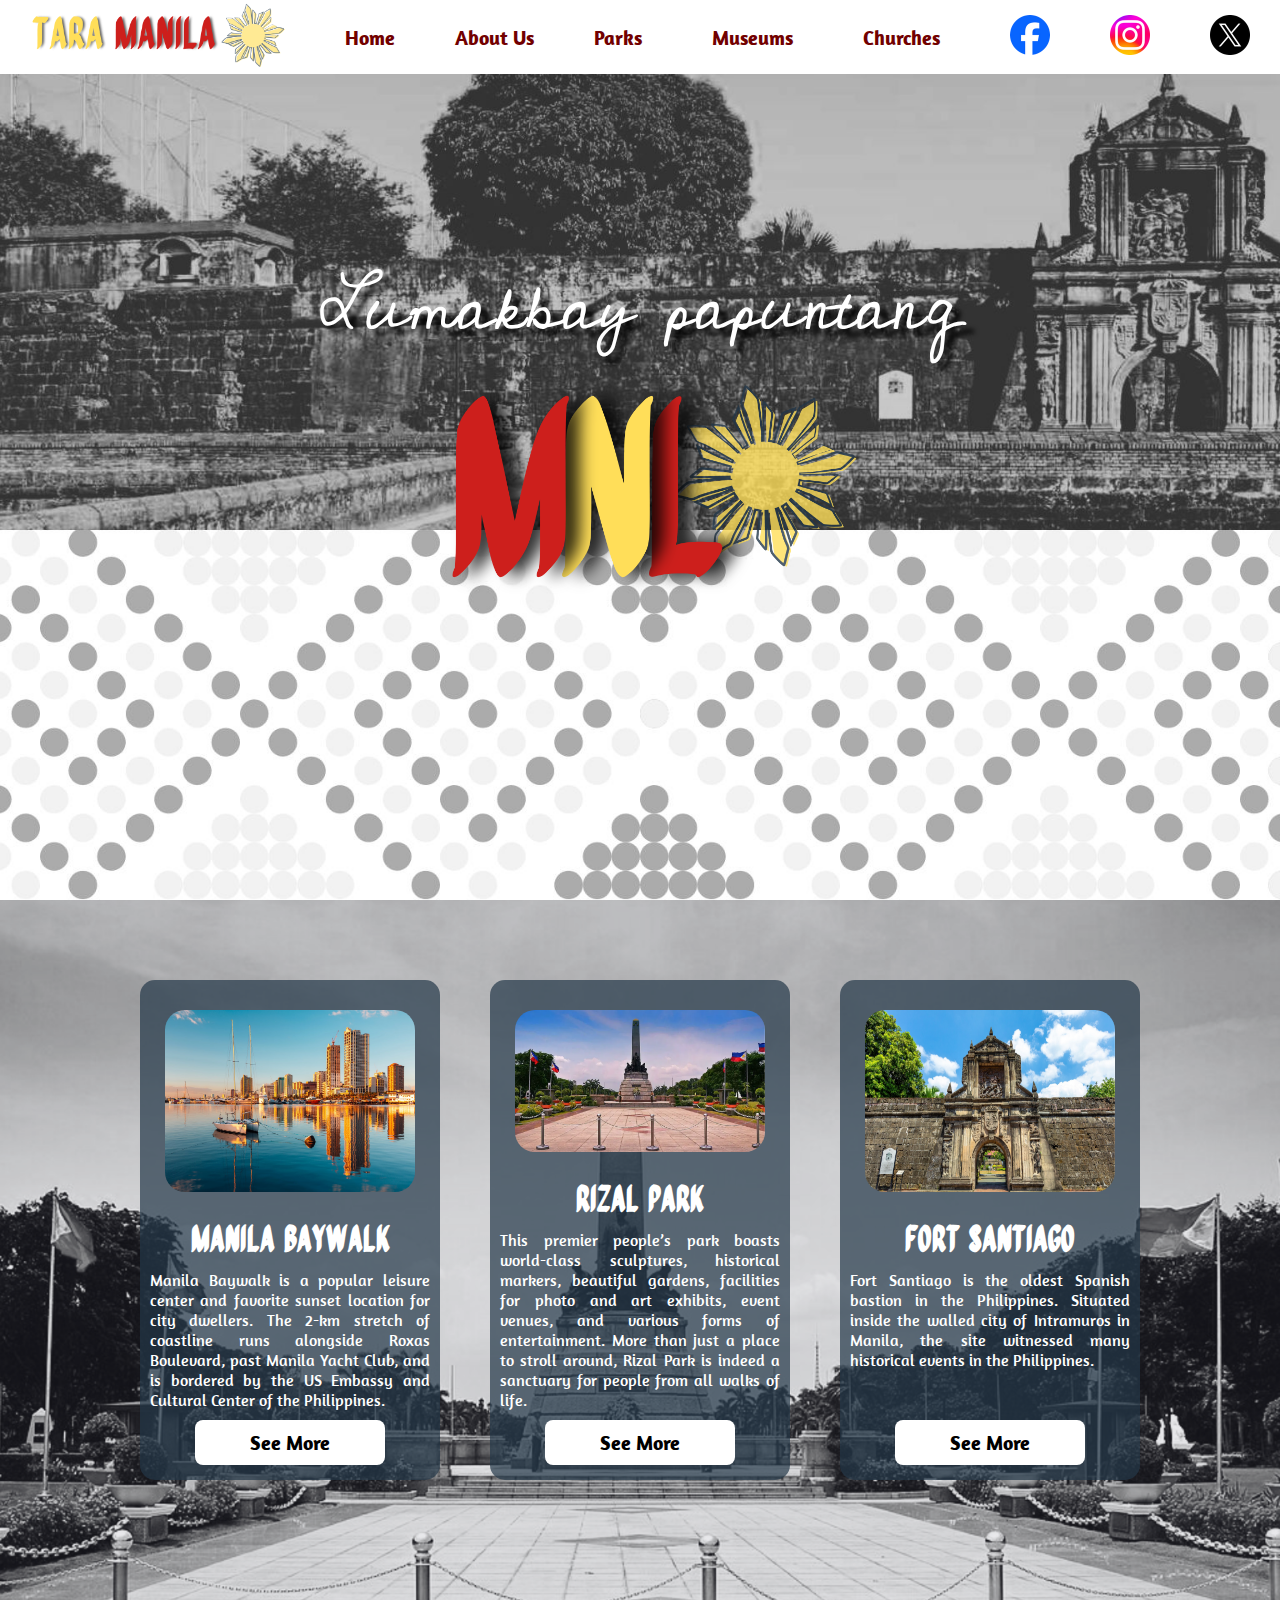
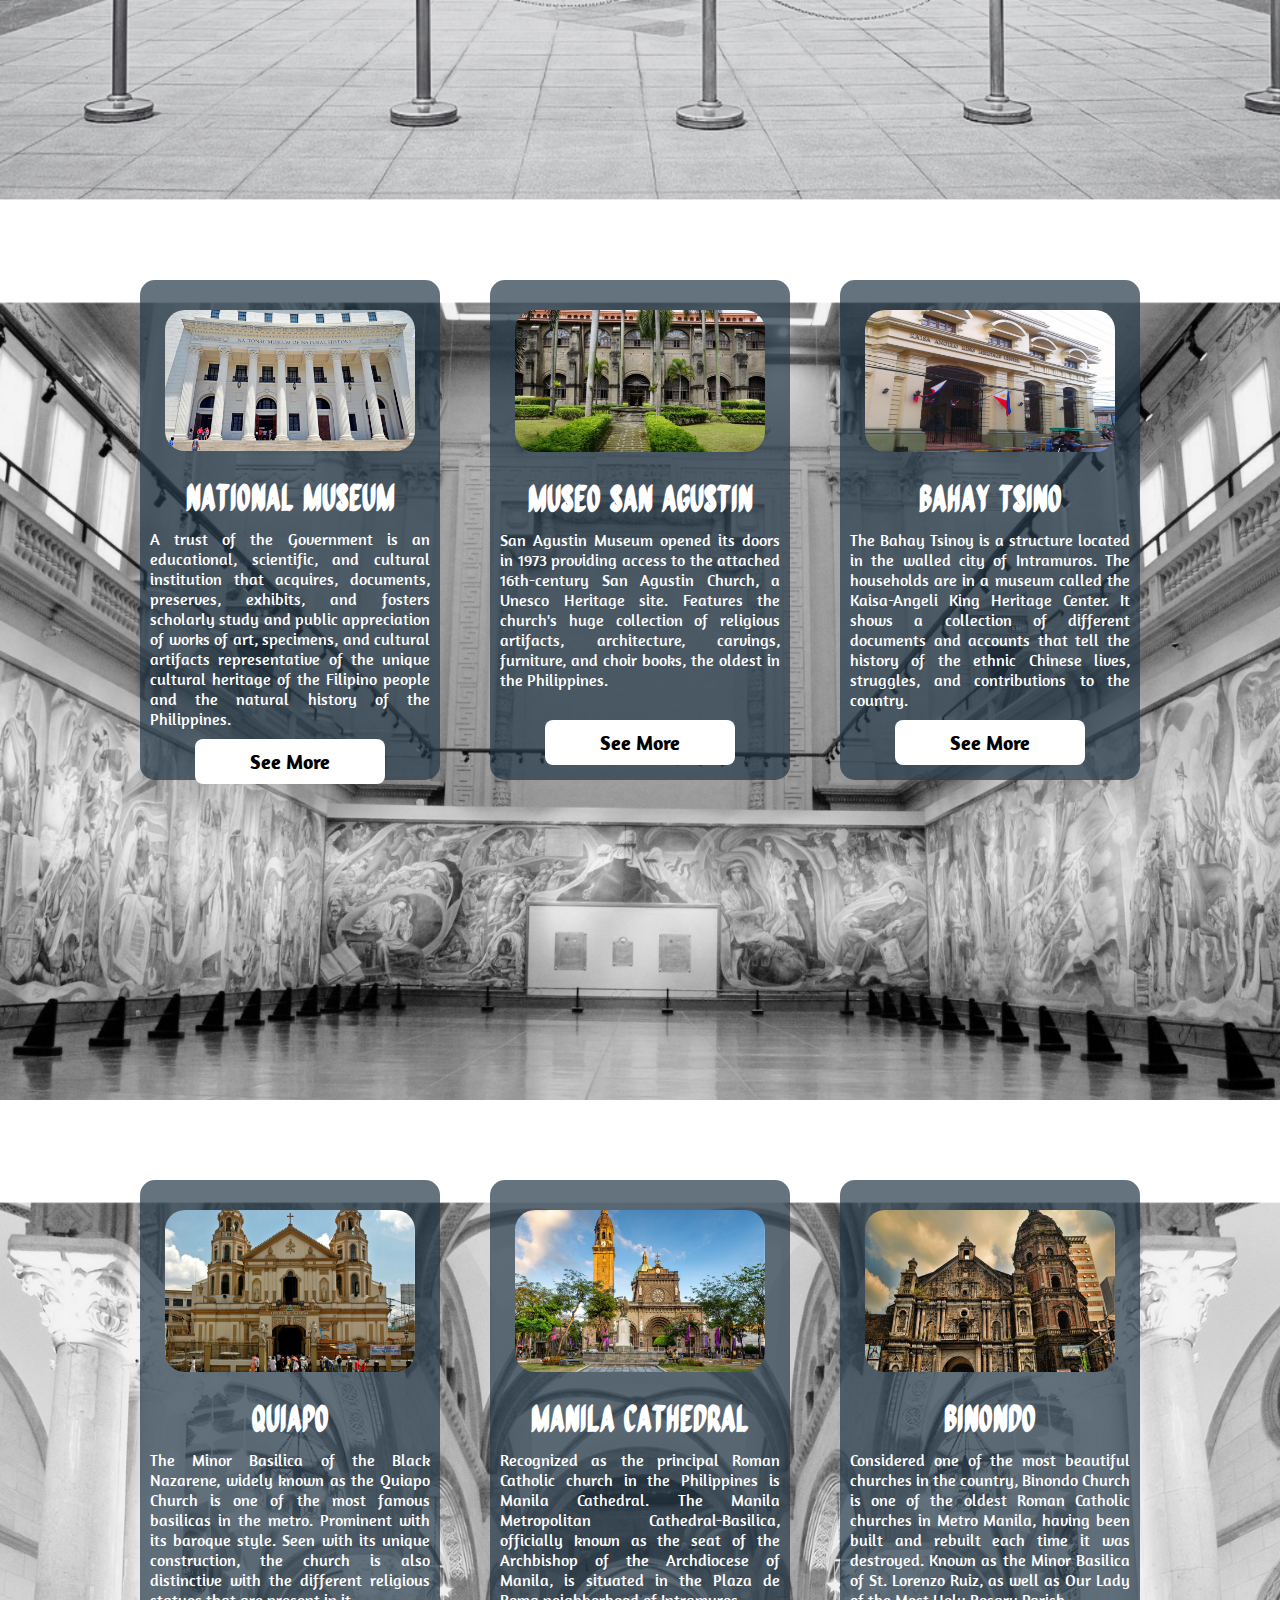
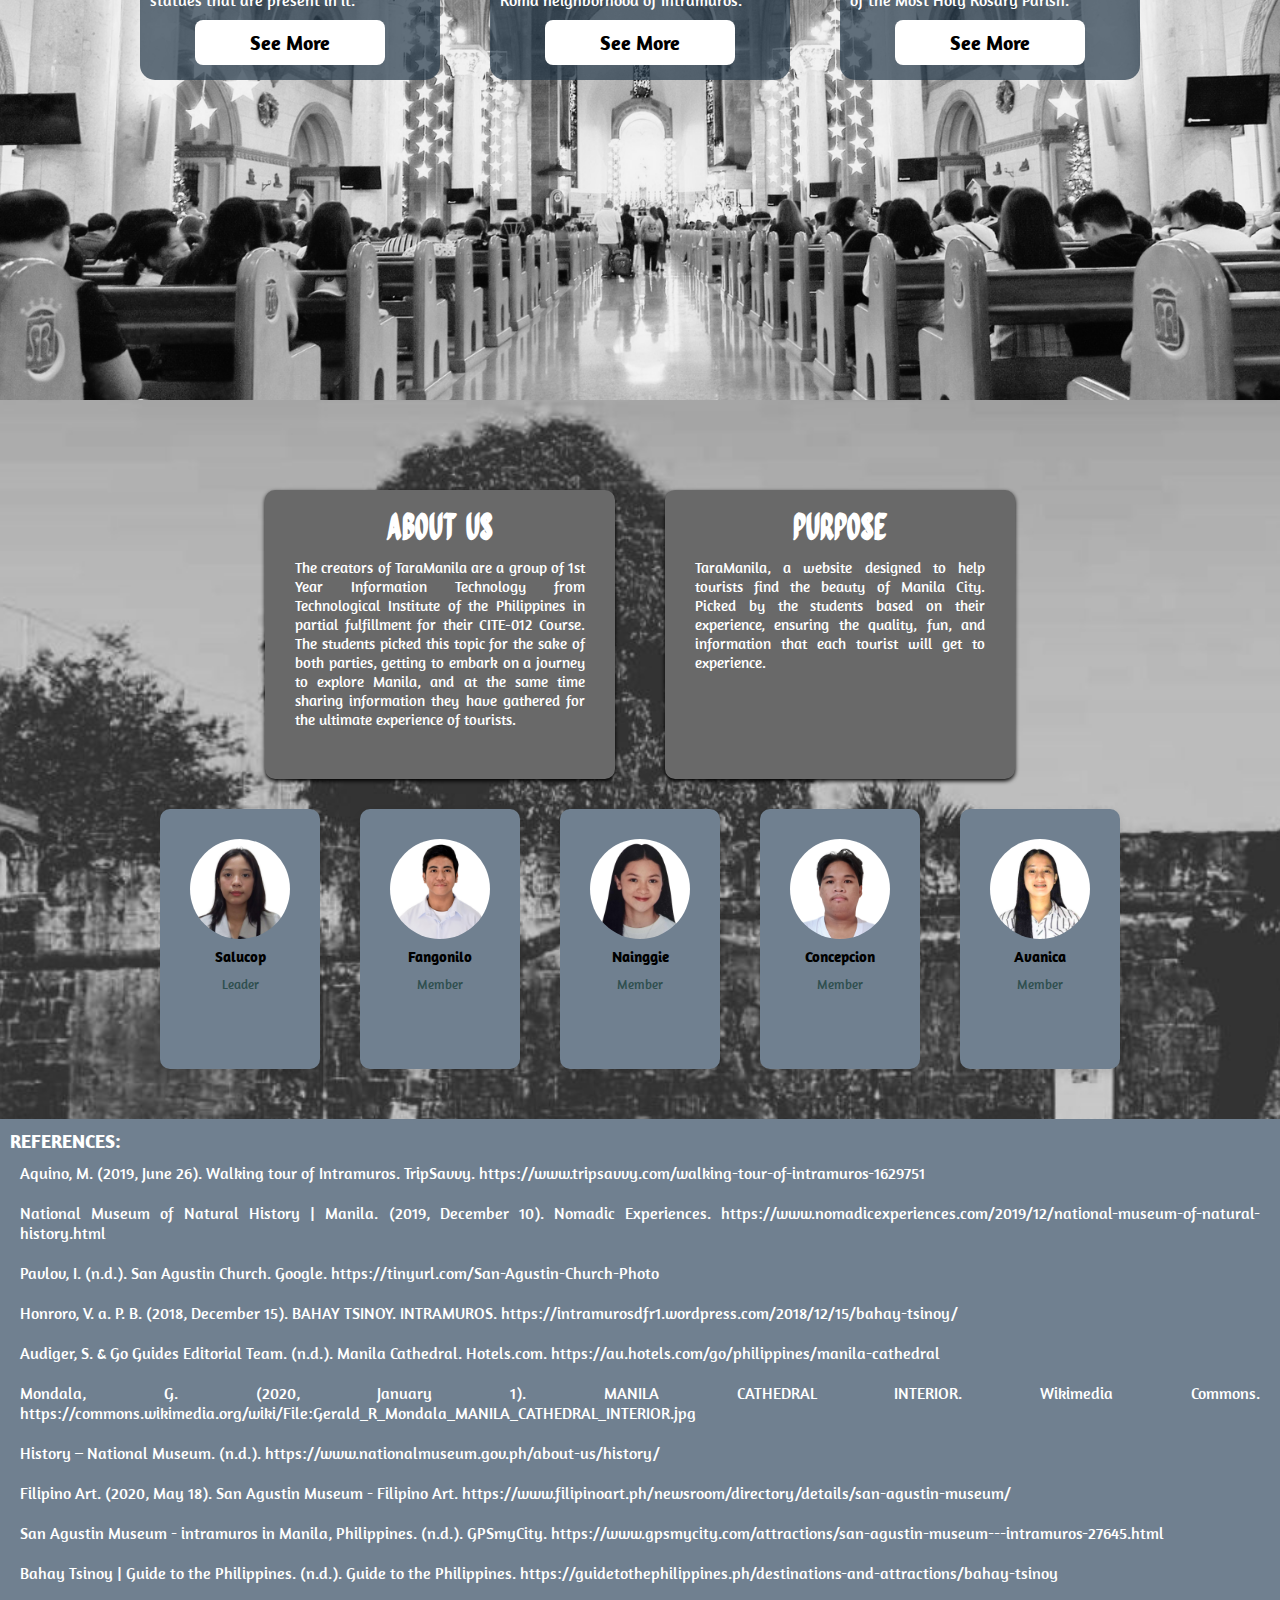
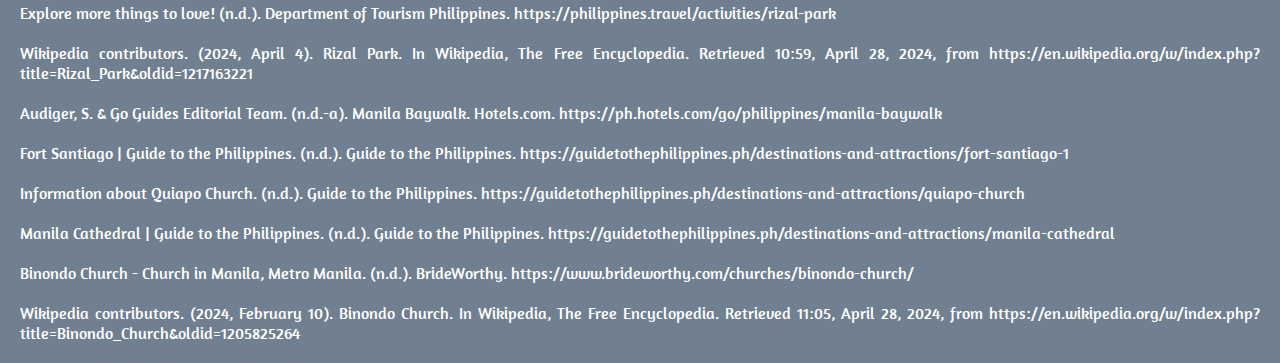
<file: index.html>
<!DOCTYPE html>
<html lang="en">
<head>
    <meta charset="UTF-8">
    <meta name="viewport" content="width=device-width, initial-scale=1.0">
    <title>TaraManila</title>
    <link rel="icon" href="IMAGES/favicon.png">
    <link rel="stylesheet" href="mnlstyle.css">
    <link rel="preconnect" href="https://fonts.googleapis.com">
    <link rel="preconnect" href="https://fonts.gstatic.com" crossorigin>
    <link href="https://fonts.googleapis.com/css2?family=Cedarville+Cursive&display=swap" rel="stylesheet">
    <link href="https://fonts.googleapis.com/css2?family=Cedarville+Cursive&display=swap" rel="stylesheet">
    <link rel="stylesheet" href="https://cdnjs.cloudflare.com/ajax/libs/font-awesome/6.5.2/css/all.min.css" integrity="sha512-SnH5WK+bZxgPHs44uWIX+LLJAJ9/2PkPKZ5QiAj6Ta86w+fsb2TkcmfRyVX3pBnMFcV7oQPJkl9QevSCWr3W6A==" crossorigin="anonymous" referrerpolicy="no-referrer" />
    <link rel="preconnect" href="https://fonts.googleapis.com">
<link rel="preconnect" href="https://fonts.gstatic.com" crossorigin>
<link href="https://fonts.googleapis.com/css2?family=Agbalumo&family=Amaranth:ital,wght@0,400;0,700;1,400;1,700&family=Comic+Neue&display=swap" rel="stylesheet">
</head>
<body>
    <section id="header">
        <a href="#content"><img src="IMAGES/taramanila.png" class="logo"></a>
        <div>
            <ul id="navbar">
                <li>
                    <a href="#content"><b>Home</b></a>
                </li>
                <li>
                    <a href="#aboutus"><b>About Us</b></a> 
                </li>
                <li>
                    <a href="#contentp"><b>Parks</b></a>
                    <div class = "dropdown">
                        <button><i class="fa-solid fa-caret-down"></i></button>
                        <div class = "options">
                            <a href="CONTENT/RizalPark.html">Rizal Park</a>
                            <a href="CONTENT/ManilaBaywalk.html">Manila Baywalk</a>
                            <a href="CONTENT/FortSantiag.html">Fort Santiago</a>
                        </div>
                    </div>
                </li>
                <li>
                    <a href="#contentm"><b>Museums</b></a>
                    <div class = "dropdown">
                        <button><i class="fa-solid fa-caret-down"></i></button>
                        <div class = "options">
                            <a href="CONTENT/NationalMus.html">National Museum</a>
                            <a href="CONTENT/MuseoSanAgus.html">Museo San Agustin</a>
                            <a href="CONTENT/BahayTis.html">Bahay Tsinoy</a>
                        </div>
                    </div>
                </li>
                <li>
                    <a href="#contentc"><b>Churches</b></a>
                    <div class = "dropdown">
                        <button><i class="fa-solid fa-caret-down"></i></button>
                        <div class = "options">
                            <a href="CONTENT/QuiapoChur.html">Quiapo Church</a>
                            <a href="CONTENT/ManilaCathed.html">Manila Cathedral</a>
                            <a href="CONTENT/BinondoChur.html">Binondo</a>
                        </div>
                    </div>
                </li>
                <li>
                    <a href="https://www.facebook.com/"><img src="IMAGES/fbicon.png"  id="fb" width="40" height="40"></a>
                </li>
                <li>
                    <a href="https://www.instagram.com/"><img src="IMAGES/igicon.png" id="ig" width="40" height="40"></a>
                </li>
                <li>
                    <a href="https://twitter.com/?lang=en"><img src="IMAGES/xicon.png" id="x" width="40" height="40"></a>
                </li>
            </ul>
        </div>
    </section>
    <section id="content">
        <p id="description">Lumakbay papuntang</p>
        <img src="IMAGES/mnl logo.png" id="title" width="45%" height="50%">
    </section>
    <section id="contentp">
        <div class = "navbox1"> 
            <img src="IMAGES/mnlbay.jpg" id="aboutpic">
            <h1>Manila Baywalk</h1>
            <p>Manila Baywalk is a popular leisure center and favorite sunset location for city dwellers. The 2-km stretch of coastline runs alongside Roxas Boulevard, past Manila Yacht Club, and is bordered by the US Embassy and Cultural Center of the Philippines.</p>
            <a type="button" style="font-weight: bold;" href="CONTENT/ManilaBaywalk.html" id = "seemore">See More</a>
        </div>
        <div class = "navbox2"> 
            <img src="IMAGES/rizalprk.png" id="aboutpic">
            <h1>Rizal Park</h1>
            <p>This premier people’s park boasts world-class sculptures, historical markers, beautiful gardens, facilities for photo and art exhibits, event venues, and various forms of entertainment. More than just a place to stroll around, Rizal Park is indeed a sanctuary for people from all walks of life.</p>
            <a type="button" style="font-weight: bold;" href="CONTENT/RizalPark.html" id = "seemore">See More</a>
        </div>
        <div class = "navbox3"> 
            <img src="IMAGES/fortsnt.png" id="aboutpic">
            <h1>Fort Santiago</h1>
            <p>Fort Santiago is the oldest Spanish bastion in the Philippines. Situated inside the walled city of Intramuros in Manila, the site witnessed many historical events in the Philippines.</p>
            <br><br>
            <a type="button" style="font-weight: bold;" href="CONTENT/FortSantiag.html" id = "seemore">See More</a>
        </div>
    </section>
    <section id="contentm">
        <div class = "navbox1"> 
            <img src="IMAGES/natmuhis.png" id="aboutpic">
            <h1>National Museum</h1>
            <p>A trust of the Government is an educational, scientific, and cultural institution that acquires, documents, preserves, exhibits, and fosters scholarly study and public appreciation of works of art, specimens, and cultural artifacts representative of the unique cultural heritage of the Filipino people and the natural history of the Philippines.</p>
            <a type="button" style="font-weight: bold;" href="CONTENT/NationalMus.html" id="seemore">See More</a>
        </div>
        <div class = "navbox2"> 
            <img src="IMAGES/museoagust.png" id="aboutpic">
            <h1>Museo San Agustin</h1>
            <p>San Agustin Museum opened its doors in 1973 providing access to the attached 16th-century San Agustin Church, a Unesco Heritage site. Features the church's huge collection of religious artifacts, architecture, carvings, furniture, and choir books, the oldest in the Philippines.</p>
            <br>
            <a type="button" style="font-weight: bold;" href="CONTENT/MuseoSanAgus.html" id="seemore">See More</a>
        </div>
        <div class = "navbox3"> 
            <img src="IMAGES/bahaytsino.png" id="aboutpic">
            <h1>Bahay Tsino</h1>
            <p>The Bahay Tsinoy is a structure located in the walled city of Intramuros. The households are in a museum called the Kaisa-Angeli King Heritage Center. It shows a collection of different documents and accounts that tell the history of the ethnic Chinese lives, struggles, and contributions to the country. </p>
            <a type="button" style="font-weight: bold;" href="CONTENT/BahayTis.html" id="seemore">See More</a>
        </div>
    </section>
    <section id="contentc">
        <div class = "navbox1"> 
            <img src="IMAGES/quiapochurch.png" id="aboutpic">
            <h1>Quiapo</h1>
            <p>The Minor Basilica of the Black Nazarene, widely known as the Quiapo Church is one of the most famous basilicas in the metro. Prominent with its baroque style. Seen with its unique construction, the church is also distinctive with the different religious statues that are present in it.</p>
            <a type="button" style="font-weight: bold;" href="CONTENT/QuiapoChur.html" id="seemore">See More</a>
        </div>
        <div class = "navbox2"> 
            <img src="IMAGES/mnlcath.png" id="aboutpic">
            <h1>Manila Cathedral</h1>
            <p>Recognized as the principal Roman Catholic church in the Philippines is Manila Cathedral. The Manila Metropolitan Cathedral-Basilica, officially known as the seat of the Archbishop of the Archdiocese of Manila, is situated in the Plaza de Roma neighborhood of Intramuros.</p>
            <a type="button" style="font-weight: bold;" href="CONTENT/ManilaCathed.html" id="seemore">See More</a>
        </div>
        <div class = "navbox3"> 
            <img src="IMAGES/binondochurch.png" id="aboutpic">
            <h1>Binondo</h1>
            <p>Considered one of the most beautiful churches in the country, Binondo Church is one of the oldest Roman Catholic churches in Metro Manila, having been built and rebuilt each time it was destroyed. Known as the Minor Basilica of St. Lorenzo Ruiz, as well as Our Lady of the Most Holy Rosary Parish.</p>
            <a type="button" style="font-weight: bold;" href="CONTENT/BinondoChur.html" id="seemore">See More</a>
        </div>
    </section>
<section= id = "aboutus">
    <section id ="part1">
        <section class="card-container">
            <div class="card">
                <div class="card-content">
                    <h1>About Us</h1>
                    <p>The creators of TaraManila are a group of 1st Year Information Technology from Technological Institute of the Philippines in partial fulfillment for their CITE-012 Course. The students picked this topic for the sake of both parties, getting to embark on a journey to explore Manila, and at the same time sharing information they have gathered for the ultimate experience of tourists.</p>
                </div>
            </div>
                <div class="card">
                    <div class="card-content">
                        <h1>Purpose</h1>
                        <p>TaraManila, a website designed to help tourists find the beauty of Manila City. Picked by the students based on their experience, ensuring the quality, fun, and information that each tourist will get to experience.</p>
                    </div>
                </div>
        </section>
    </section>

    <section class="Profile-container">
        <div class="Profile-card">
            <div class="Profile-img">
                <img src="IMAGES/rochelle.png">
            </div>
            <div class="Profile-info">
                <h4>Salucop</h4>
                <p>Leader</p>
                <div class="social-icons">
                    <a href="https://www.facebook.com/poculas.nna?mibextid=kFxxJD"><i class="fab fa-facebook"></i></a>
                    <a href="https://www.instagram.com/ann_poculas?igsh=MXFvM2wwemJrcmF5Nw=="><i class="fab fa-instagram"></i></a>
                </div>
            </div>
        </div>

        <div class="Profile-card">
            <div class="Profile-img">
                    <img src="IMAGES/josh.png">
            </div>
            <div class="Profile-info">
                <h4>Fangonilo</h4>
                <p>Member</p>
                <div class="social-icons">
                    <a href="https://www.facebook.com/joshfangonilo"><i class="fab fa-facebook"></i></a>
                    <a href="https://www.instagram.com/hsojhaha/"><i class="fab fa-instagram"></i></a>
                    
                </div>
            </div>            
        </div>
        
        <div class="Profile-card">
            <div class="Profile-img">
                <img src="IMAGES/ritchelle.png">
            </div>
            <div class="Profile-info">
                <h4>Nainggie</h4>
                <p>Member</p>
                <div class="social-icons">
                    <a href="https://www.facebook.com/ritchelle.nainggie"><i class="fab fa-facebook"></i></a>
                    <a href="https://www.instagram.com/chell_ux/"><i class="fab fa-instagram"></i></a>
                </div>
            </div>
        </div>
        
        <div class="Profile-card">
            <div class="Profile-img">
                <img src="IMAGES/marc.png">
            </div>
            <div class="Profile-info">
                <h4>Concepcion</h4>
                <p>Member</p>
                <div class="social-icons">
                    <a href="https://www.facebook.com/mazuko.10"><i class="fab fa-facebook"></i></a>
                    <a href=""><i class="fab fa-instagram"></i></a>
                </div>
            </div>
        </div>

        <div class="Profile-card">
            <div class="Profile-img">
                <img src="IMAGES/ashley.png">
            </div>
            <div class="Profile-info">
                <h4>Avanica</h4>
                <p>Member</p>
                <div class="social-icons">
                    <a href="https://www.facebook.com/ashley.avanica"><i class="fab fa-facebook"></i></a>
                    <a href="https://www.instagram.com/leighna_ava/"><i class="fab fa-instagram"></i></a>
                </div>
            </div>
        </div>
    </section>
</section>
    <section id = "footer">
        <h3>REFERENCES: </h3>
        <p>Aquino, M. (2019, June 26). Walking tour of Intramuros. TripSavvy. https://www.tripsavvy.com/walking-tour-of-intramuros-1629751</p>
        <p>National Museum of Natural History | Manila. (2019, December 10). Nomadic Experiences. https://www.nomadicexperiences.com/2019/12/national-museum-of-natural-history.html</p>
        <p>Pavlov, I. (n.d.). San Agustin Church. Google. https://tinyurl.com/San-Agustin-Church-Photo</p>
        <p>Honroro, V. a. P. B. (2018, December 15). BAHAY TSINOY. INTRAMUROS. https://intramurosdfr1.wordpress.com/2018/12/15/bahay-tsinoy/</p>
        <p>Audiger, S. & Go Guides Editorial Team. (n.d.). Manila Cathedral. Hotels.com. https://au.hotels.com/go/philippines/manila-cathedral</p>
        <p>Mondala, G. (2020, January 1). MANILA CATHEDRAL INTERIOR. Wikimedia Commons. https://commons.wikimedia.org/wiki/File:Gerald_R_Mondala_MANILA_CATHEDRAL_INTERIOR.jpg</p>
        <p>History – National Museum. (n.d.). https://www.nationalmuseum.gov.ph/about-us/history/</p>
        <p>Filipino Art. (2020, May 18). San Agustin Museum - Filipino Art. https://www.filipinoart.ph/newsroom/directory/details/san-agustin-museum/</p>
        <p>San Agustin Museum - intramuros in Manila, Philippines. (n.d.). GPSmyCity. https://www.gpsmycity.com/attractions/san-agustin-museum---intramuros-27645.html</p>
        <p>Bahay Tsinoy | Guide to the Philippines. (n.d.). Guide to the Philippines. https://guidetothephilippines.ph/destinations-and-attractions/bahay-tsinoy</p>
        <p>Explore more things to love! (n.d.). Department of Tourism Philippines. https://philippines.travel/activities/rizal-park</p>
        <p>Wikipedia contributors. (2024, April 4). Rizal Park. In Wikipedia, The Free Encyclopedia. Retrieved 10:59, April 28, 2024, from https://en.wikipedia.org/w/index.php?title=Rizal_Park&oldid=1217163221</p>
        <p>Audiger, S. & Go Guides Editorial Team. (n.d.-a). Manila Baywalk. Hotels.com. https://ph.hotels.com/go/philippines/manila-baywalk</p>
        <p>Fort Santiago | Guide to the Philippines. (n.d.). Guide to the Philippines. https://guidetothephilippines.ph/destinations-and-attractions/fort-santiago-1</p>
        <p>Information about Quiapo Church. (n.d.). Guide to the Philippines. https://guidetothephilippines.ph/destinations-and-attractions/quiapo-church</p>
        <p>Manila Cathedral | Guide to the Philippines. (n.d.). Guide to the Philippines. https://guidetothephilippines.ph/destinations-and-attractions/manila-cathedral</p>
        <p>Binondo Church - Church in Manila, Metro Manila. (n.d.). BrideWorthy. https://www.brideworthy.com/churches/binondo-church/</p>
        <p>Wikipedia contributors. (2024, February 10). Binondo Church. In Wikipedia, The Free Encyclopedia. Retrieved 11:05, April 28, 2024, from https://en.wikipedia.org/w/index.php?title=Binondo_Church&oldid=1205825264</p>
    </section>
</body>
</html>
</file>
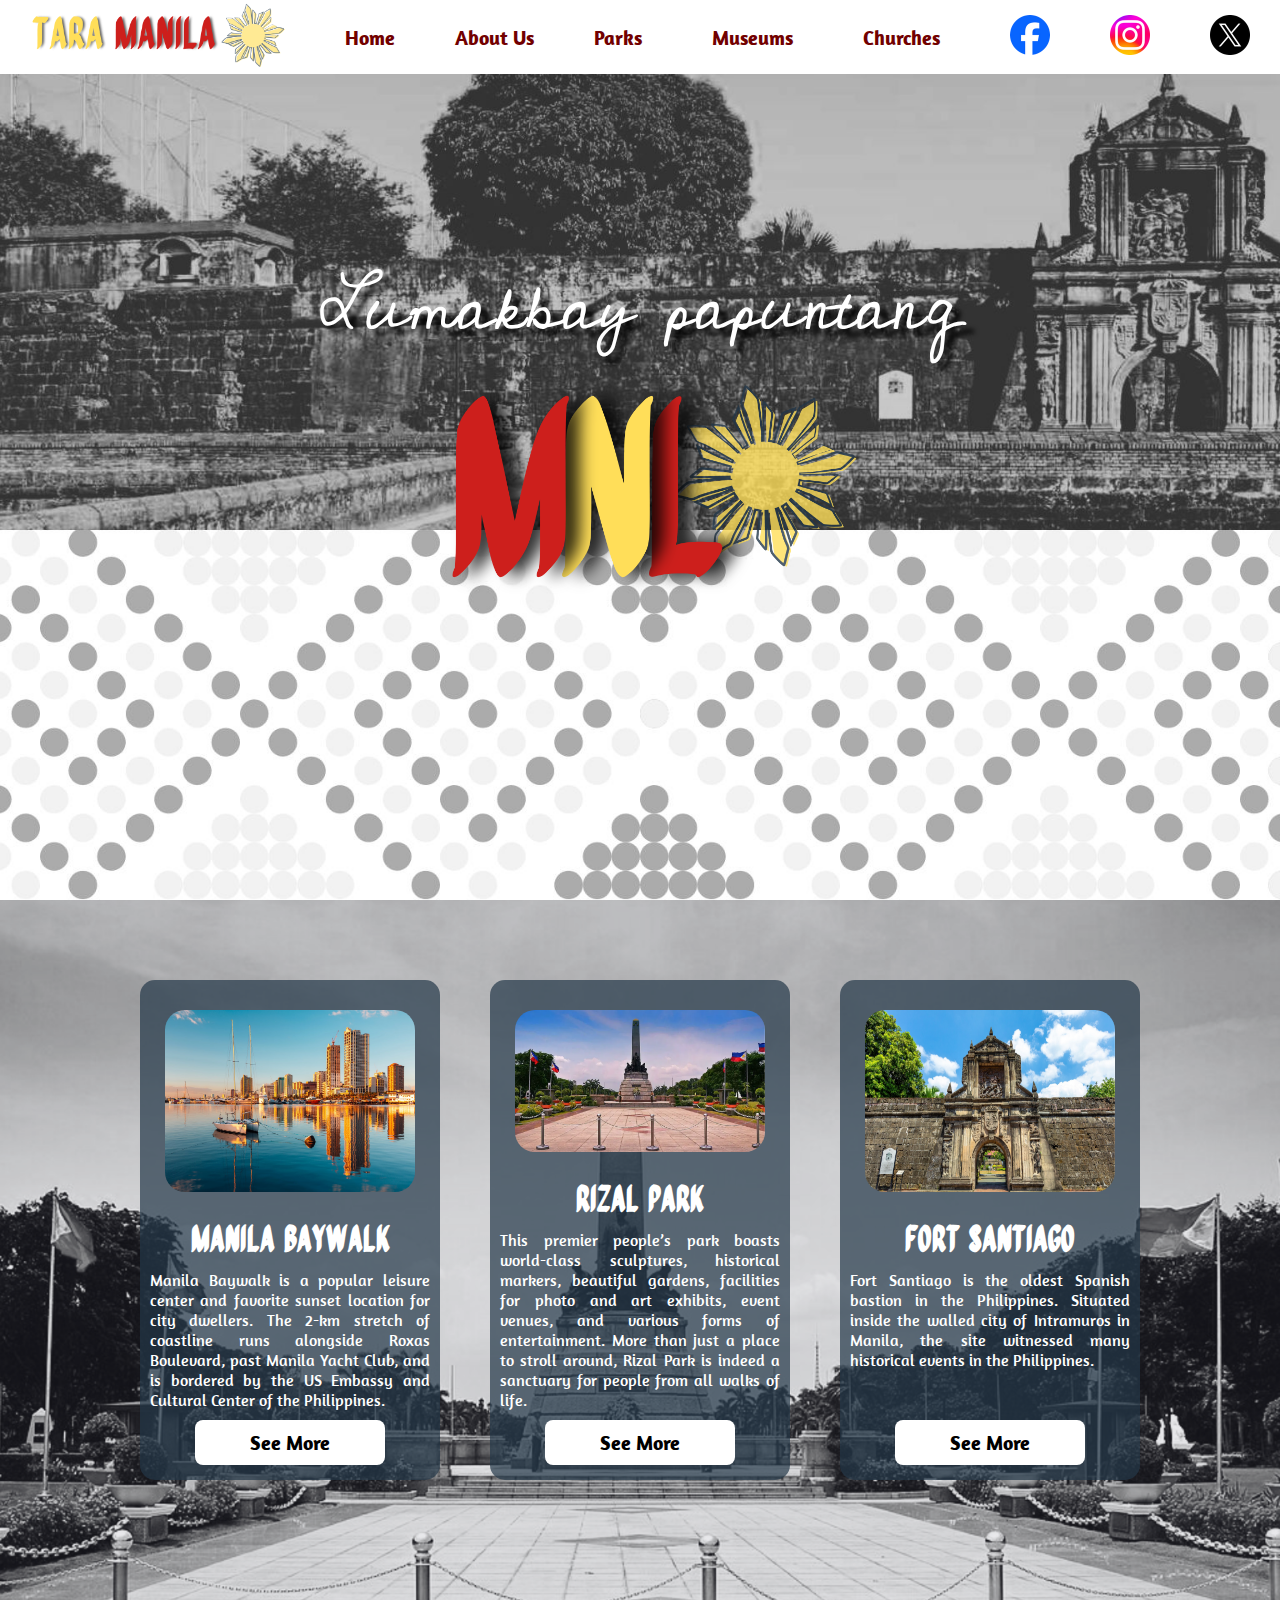
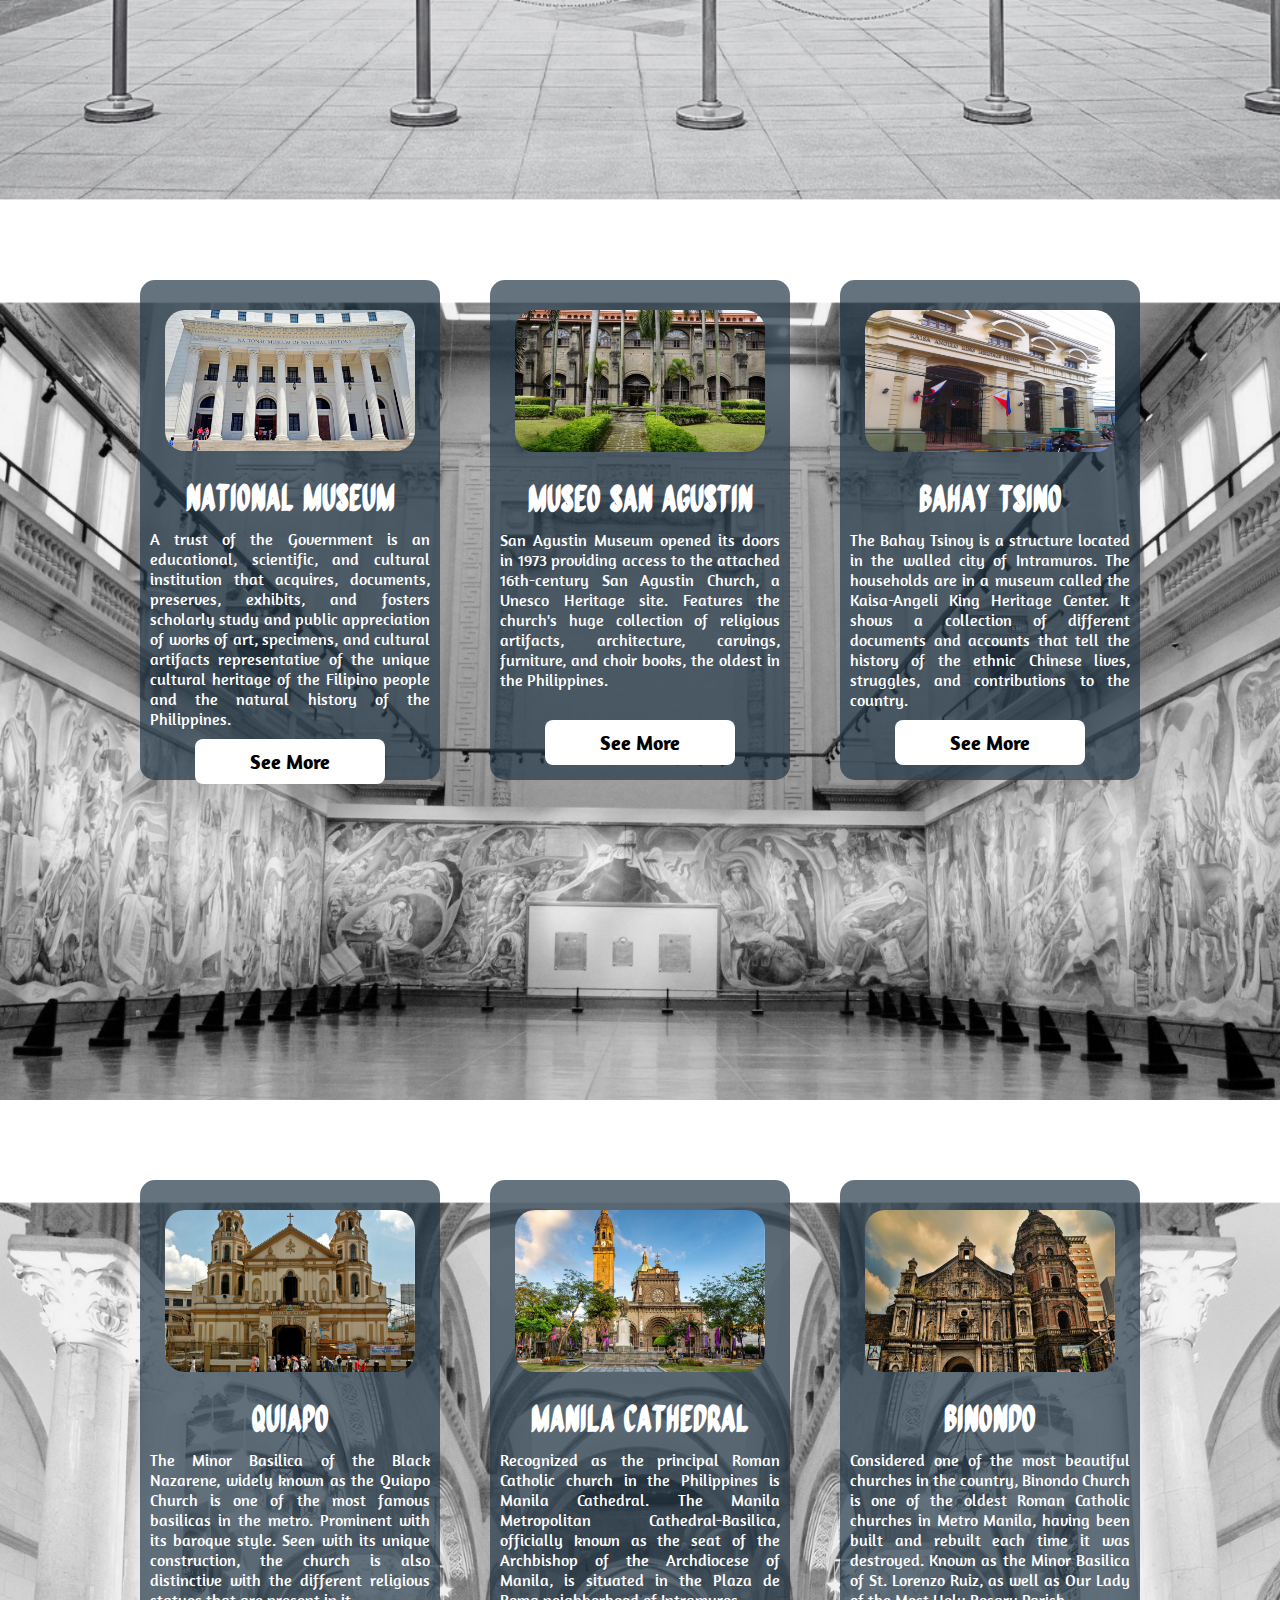
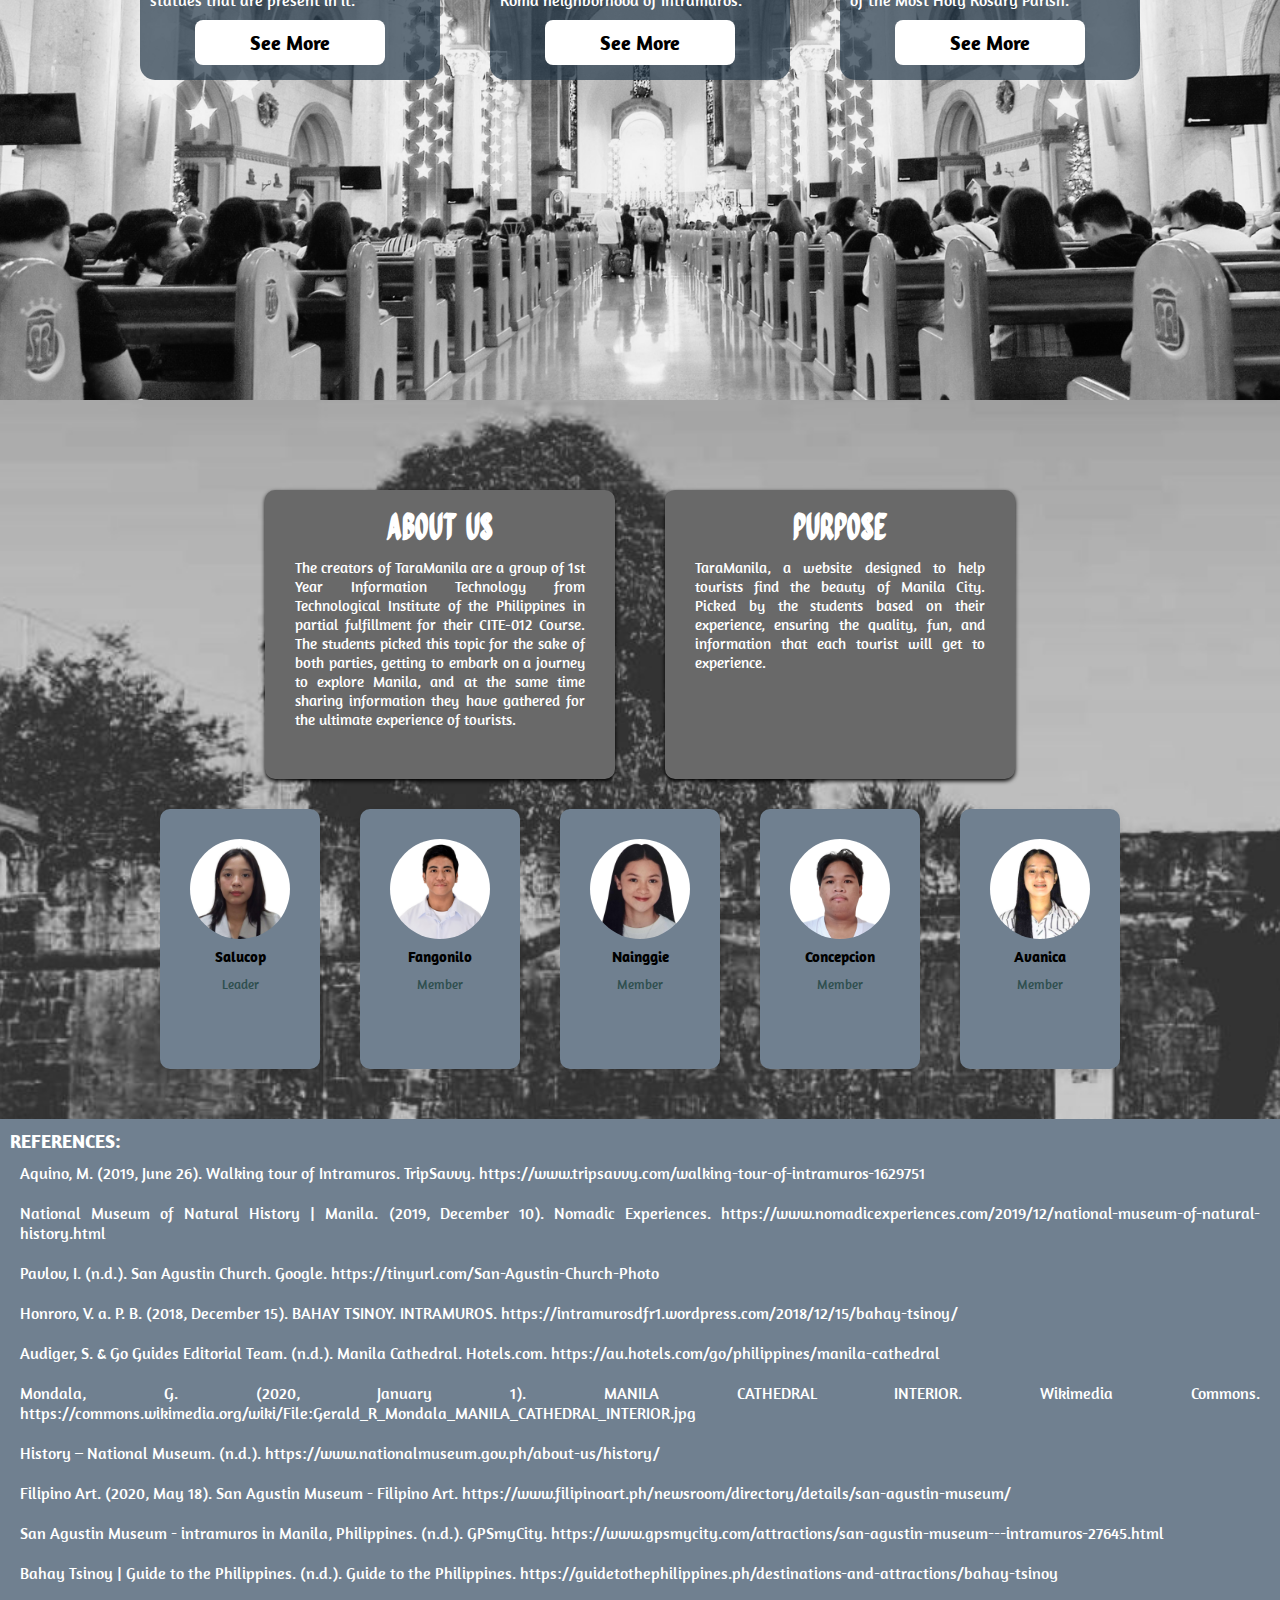
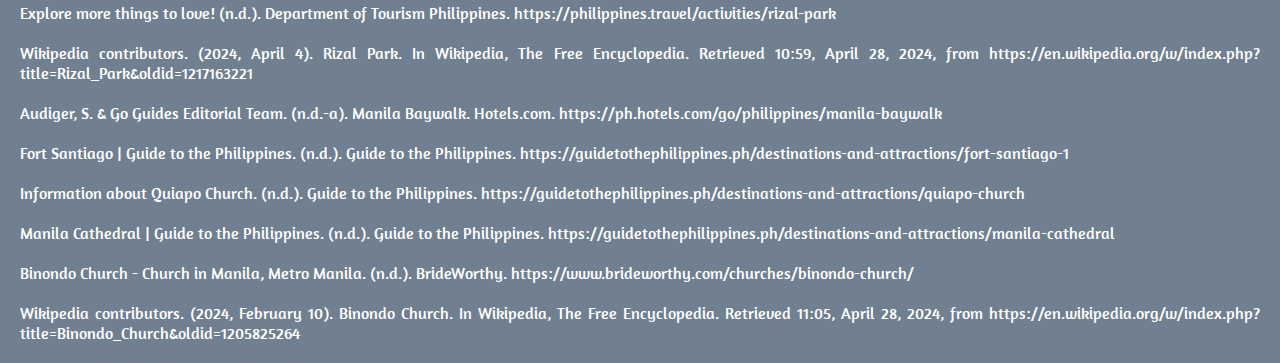
<file: home.html>
<!DOCTYPE html>
<html lang="en">
<head>
    <meta charset="UTF-8">
    <meta name="viewport" content="width=device-width, initial-scale=1.0">
    <title>TaraManila</title>
    <link rel="icon" href="IMAGES/mnl logo.png">
    <link rel="stylesheet" href="mnlstyle.css">
    <link rel="preconnect" href="https://fonts.googleapis.com">
    <link rel="preconnect" href="https://fonts.gstatic.com" crossorigin>
    <link href="https://fonts.googleapis.com/css2?family=Cedarville+Cursive&display=swap" rel="stylesheet">
    <link href="https://fonts.googleapis.com/css2?family=Cedarville+Cursive&display=swap" rel="stylesheet">
    <link rel="stylesheet" href="https://cdnjs.cloudflare.com/ajax/libs/font-awesome/6.5.2/css/all.min.css" integrity="sha512-SnH5WK+bZxgPHs44uWIX+LLJAJ9/2PkPKZ5QiAj6Ta86w+fsb2TkcmfRyVX3pBnMFcV7oQPJkl9QevSCWr3W6A==" crossorigin="anonymous" referrerpolicy="no-referrer" />
    <link rel="preconnect" href="https://fonts.googleapis.com">
<link rel="preconnect" href="https://fonts.gstatic.com" crossorigin>
<link href="https://fonts.googleapis.com/css2?family=Agbalumo&family=Amaranth:ital,wght@0,400;0,700;1,400;1,700&family=Comic+Neue&display=swap" rel="stylesheet">
</head>
<body>
    <section id="header">
        <a href="#content"><img src="IMAGES/taramanila.png" class="logo"></a>
        <div>
            <ul id="navbar">
                <li>
                    <a href="#content"><b>Home</b></a>
                </li>
                <li>
                    <a href="#aboutus"><b>About Us</b></a> 
                </li>
                <li>
                    <a href="#contentp"><b>Parks</b></a>
                    <div class = "dropdown">
                        <button><i class="fa-solid fa-caret-down"></i></button>
                        <div class = "options">
                            <a href="CONTENT/RizalPark.html">Rizal Park</a>
                            <a href="CONTENT/ManilaBaywalk.html">Manila Baywalk</a>
                            <a href="CONTENT/FortSantiag.html">Fort Santiago</a>
                        </div>
                    </div>
                </li>
                <li>
                    <a href="#contentm"><b>Museums</b></a>
                    <div class = "dropdown">
                        <button><i class="fa-solid fa-caret-down"></i></button>
                        <div class = "options">
                            <a href="CONTENT/NationalMus.html">National Museum</a>
                            <a href="CONTENT/MuseoSanAgus.html">Museo San Agustin</a>
                            <a href="CONTENT/BahayTis.html">Bahay Tsinoy</a>
                        </div>
                    </div>
                </li>
                <li>
                    <a href="#contentc"><b>Churches</b></a>
                    <div class = "dropdown">
                        <button><i class="fa-solid fa-caret-down"></i></button>
                        <div class = "options">
                            <a href="CONTENT/QuiapoChur.html">Quiapo Church</a>
                            <a href="CONTENT/ManilaCathed.html">Manila Cathedral</a>
                            <a href="CONTENT/BinondoChur.html">Binondo</a>
                        </div>
                    </div>
                </li>
                <li>
                    <a href="https://www.facebook.com/"><img src="IMAGES/fbicon.png"  id="fb" width="40" height="40"></a>
                </li>
                <li>
                    <a href="https://www.instagram.com/"><img src="IMAGES/igicon.png" id="ig" width="40" height="40"></a>
                </li>
                <li>
                    <a href="https://twitter.com/?lang=en"><img src="IMAGES/xicon.png" id="x" width="40" height="40"></a>
                </li>
            </ul>
        </div>
    </section>
    <section id="content">
        <p id="description">Lumakbay papuntang</p>
        <img src="IMAGES/mnl logo.png" id="title" width="45%" height="50%">
    </section>
    <section id="contentp">
        <div class = "navbox1"> 
            <img src="IMAGES/mnlbay.jpg" id="aboutpic">
            <h1>Manila Baywalk</h1>
            <p>Manila Baywalk is a popular leisure center and favorite sunset location for city dwellers. The 2-km stretch of coastline runs alongside Roxas Boulevard, past Manila Yacht Club, and is bordered by the US Embassy and Cultural Center of the Philippines.</p>
            <a type="button" style="font-weight: bold;" href="CONTENT/ManilaBaywalk.html" id = "seemore">See More</a>
        </div>
        <div class = "navbox2"> 
            <img src="IMAGES/rizalprk.png" id="aboutpic">
            <h1>Rizal Park</h1>
            <p>This premier people’s park boasts world-class sculptures, historical markers, beautiful gardens, facilities for photo and art exhibits, event venues, and various forms of entertainment. More than just a place to stroll around, Rizal Park is indeed a sanctuary for people from all walks of life.</p>
            <a type="button" style="font-weight: bold;" href="CONTENT/RizalPark.html" id = "seemore">See More</a>
        </div>
        <div class = "navbox3"> 
            <img src="IMAGES/fortsnt.png" id="aboutpic">
            <h1>Fort Santiago</h1>
            <p>Fort Santiago is the oldest Spanish bastion in the Philippines. Situated inside the walled city of Intramuros in Manila, the site witnessed many historical events in the Philippines.</p>
            <br><br>
            <a type="button" style="font-weight: bold;" href="CONTENT/FortSantiag.html" id = "seemore">See More</a>
        </div>
    </section>
    <section id="contentm">
        <div class = "navbox1"> 
            <img src="IMAGES/natmuhis.png" id="aboutpic">
            <h1>National Museum</h1>
            <p>A trust of the Government is an educational, scientific, and cultural institution that acquires, documents, preserves, exhibits, and fosters scholarly study and public appreciation of works of art, specimens, and cultural artifacts representative of the unique cultural heritage of the Filipino people and the natural history of the Philippines.</p>
            <a type="button" style="font-weight: bold;" href="CONTENT/NationalMus.html" id="seemore">See More</a>
        </div>
        <div class = "navbox2"> 
            <img src="IMAGES/museoagust.png" id="aboutpic">
            <h1>Museo San Agustin</h1>
            <p>San Agustin Museum opened its doors in 1973 providing access to the attached 16th-century San Agustin Church, a Unesco Heritage site. Features the church's huge collection of religious artifacts, architecture, carvings, furniture, and choir books, the oldest in the Philippines.</p>
            <br>
            <a type="button" style="font-weight: bold;" href="CONTENT/MuseoSanAgus.html" id="seemore">See More</a>
        </div>
        <div class = "navbox3"> 
            <img src="IMAGES/bahaytsino.png" id="aboutpic">
            <h1>Bahay Tsino</h1>
            <p>The Bahay Tsinoy is a structure located in the walled city of Intramuros. The households are in a museum called the Kaisa-Angeli King Heritage Center. It shows a collection of different documents and accounts that tell the history of the ethnic Chinese lives, struggles, and contributions to the country. </p>
            <a type="button" style="font-weight: bold;" href="CONTENT/BahayTis.html" id="seemore">See More</a>
        </div>
    </section>
    <section id="contentc">
        <div class = "navbox1"> 
            <img src="IMAGES/quiapochurch.png" id="aboutpic">
            <h1>Quiapo</h1>
            <p>The Minor Basilica of the Black Nazarene, widely known as the Quiapo Church is one of the most famous basilicas in the metro. Prominent with its baroque style. Seen with its unique construction, the church is also distinctive with the different religious statues that are present in it.</p>
            <a type="button" style="font-weight: bold;" href="CONTENT/QuiapoChur.html" id="seemore">See More</a>
        </div>
        <div class = "navbox2"> 
            <img src="IMAGES/mnlcath.png" id="aboutpic">
            <h1>Manila Cathedral</h1>
            <p>Recognized as the principal Roman Catholic church in the Philippines is Manila Cathedral. The Manila Metropolitan Cathedral-Basilica, officially known as the seat of the Archbishop of the Archdiocese of Manila, is situated in the Plaza de Roma neighborhood of Intramuros.</p>
            <a type="button" style="font-weight: bold;" href="CONTENT/ManilaCathed.html" id="seemore">See More</a>
        </div>
        <div class = "navbox3"> 
            <img src="IMAGES/binondochurch.png" id="aboutpic">
            <h1>Binondo</h1>
            <p>Considered one of the most beautiful churches in the country, Binondo Church is one of the oldest Roman Catholic churches in Metro Manila, having been built and rebuilt each time it was destroyed. Known as the Minor Basilica of St. Lorenzo Ruiz, as well as Our Lady of the Most Holy Rosary Parish.</p>
            <a type="button" style="font-weight: bold;" href="CONTENT/BinondoChur.html" id="seemore">See More</a>
        </div>
    </section>
<section= id = "aboutus">
    <section id ="part1">
        <section class="card-container">
            <div class="card">
                <div class="card-content">
                    <h1>About Us</h1>
                    <p>The creators of TaraManila are a group of 1st Year Information Technology from Technological Institute of the Philippines in partial fulfillment for their CITE-012 Course. The students picked this topic for the sake of both parties, getting to embark on a journey to explore Manila, and at the same time sharing information they have gathered for the ultimate experience of tourists.</p>
                </div>
            </div>
                <div class="card">
                    <div class="card-content">
                        <h1>Purpose</h1>
                        <p>TaraManila, a website designed to help tourists find the beauty of Manila City. Picked by the students based on their experience, ensuring the quality, fun, and information that each tourist will get to experience.</p>
                    </div>
                </div>
        </section>
    </section>

    <section class="Profile-container">
        <div class="Profile-card">
            <div class="Profile-img">
                <img src="IMAGES/rochelle.png">
            </div>
            <div class="Profile-info">
                <h4>Salucop</h4>
                <p>Leader</p>
                <div class="social-icons">
                    <a href="https://www.facebook.com/poculas.nna?mibextid=kFxxJD"><i class="fab fa-facebook"></i></a>
                    <a href="https://www.instagram.com/ann_poculas?igsh=MXFvM2wwemJrcmF5Nw=="><i class="fab fa-instagram"></i></a>
                </div>
            </div>
        </div>

        <div class="Profile-card">
            <div class="Profile-img">
                    <img src="IMAGES/josh.png">
            </div>
            <div class="Profile-info">
                <h4>Fangonilo</h4>
                <p>Member</p>
                <div class="social-icons">
                    <a href="https://www.facebook.com/joshfangonilo"><i class="fab fa-facebook"></i></a>
                    <a href="https://www.instagram.com/hsojhaha/"><i class="fab fa-instagram"></i></a>
                    
                </div>
            </div>            
        </div>
        
        <div class="Profile-card">
            <div class="Profile-img">
                <img src="IMAGES/ritchelle.png">
            </div>
            <div class="Profile-info">
                <h4>Nainggie</h4>
                <p>Member</p>
                <div class="social-icons">
                    <a href="https://www.facebook.com/ritchelle.nainggie"><i class="fab fa-facebook"></i></a>
                    <a href="https://www.instagram.com/chell_ux/"><i class="fab fa-instagram"></i></a>
                </div>
            </div>
        </div>
        
        <div class="Profile-card">
            <div class="Profile-img">
                <img src="IMAGES/marc.png">
            </div>
            <div class="Profile-info">
                <h4>Concepcion</h4>
                <p>Member</p>
                <div class="social-icons">
                    <a href="https://www.facebook.com/mazuko.10"><i class="fab fa-facebook"></i></a>
                    <a href=""><i class="fab fa-instagram"></i></a>
                </div>
            </div>
        </div>

        <div class="Profile-card">
            <div class="Profile-img">
                <img src="IMAGES/ashley.png">
            </div>
            <div class="Profile-info">
                <h4>Avanica</h4>
                <p>Member</p>
                <div class="social-icons">
                    <a href="https://www.facebook.com/ashley.avanica"><i class="fab fa-facebook"></i></a>
                    <a href="https://www.instagram.com/leighna_ava/"><i class="fab fa-instagram"></i></a>
                </div>
            </div>
        </div>
    </section>
</section>
    <section id = "footer">
        <h3>REFERENCES: </h3>
        <p>Aquino, M. (2019, June 26). Walking tour of Intramuros. TripSavvy. https://www.tripsavvy.com/walking-tour-of-intramuros-1629751</p>
        <p>National Museum of Natural History | Manila. (2019, December 10). Nomadic Experiences. https://www.nomadicexperiences.com/2019/12/national-museum-of-natural-history.html</p>
        <p>Pavlov, I. (n.d.). San Agustin Church. Google. https://tinyurl.com/San-Agustin-Church-Photo</p>
        <p>Honroro, V. a. P. B. (2018, December 15). BAHAY TSINOY. INTRAMUROS. https://intramurosdfr1.wordpress.com/2018/12/15/bahay-tsinoy/</p>
        <p>Audiger, S. & Go Guides Editorial Team. (n.d.). Manila Cathedral. Hotels.com. https://au.hotels.com/go/philippines/manila-cathedral</p>
        <p>Mondala, G. (2020, January 1). MANILA CATHEDRAL INTERIOR. Wikimedia Commons. https://commons.wikimedia.org/wiki/File:Gerald_R_Mondala_MANILA_CATHEDRAL_INTERIOR.jpg</p>
        <p>History – National Museum. (n.d.). https://www.nationalmuseum.gov.ph/about-us/history/</p>
        <p>Filipino Art. (2020, May 18). San Agustin Museum - Filipino Art. https://www.filipinoart.ph/newsroom/directory/details/san-agustin-museum/</p>
        <p>San Agustin Museum - intramuros in Manila, Philippines. (n.d.). GPSmyCity. https://www.gpsmycity.com/attractions/san-agustin-museum---intramuros-27645.html</p>
        <p>Bahay Tsinoy | Guide to the Philippines. (n.d.). Guide to the Philippines. https://guidetothephilippines.ph/destinations-and-attractions/bahay-tsinoy</p>
        <p>Explore more things to love! (n.d.). Department of Tourism Philippines. https://philippines.travel/activities/rizal-park</p>
        <p>Wikipedia contributors. (2024, April 4). Rizal Park. In Wikipedia, The Free Encyclopedia. Retrieved 10:59, April 28, 2024, from https://en.wikipedia.org/w/index.php?title=Rizal_Park&oldid=1217163221</p>
        <p>Audiger, S. & Go Guides Editorial Team. (n.d.-a). Manila Baywalk. Hotels.com. https://ph.hotels.com/go/philippines/manila-baywalk</p>
        <p>Fort Santiago | Guide to the Philippines. (n.d.). Guide to the Philippines. https://guidetothephilippines.ph/destinations-and-attractions/fort-santiago-1</p>
        <p>Information about Quiapo Church. (n.d.). Guide to the Philippines. https://guidetothephilippines.ph/destinations-and-attractions/quiapo-church</p>
        <p>Manila Cathedral | Guide to the Philippines. (n.d.). Guide to the Philippines. https://guidetothephilippines.ph/destinations-and-attractions/manila-cathedral</p>
        <p>Binondo Church - Church in Manila, Metro Manila. (n.d.). BrideWorthy. https://www.brideworthy.com/churches/binondo-church/</p>
        <p>Wikipedia contributors. (2024, February 10). Binondo Church. In Wikipedia, The Free Encyclopedia. Retrieved 11:05, April 28, 2024, from https://en.wikipedia.org/w/index.php?title=Binondo_Church&oldid=1205825264</p>
    </section>
</body>
</html>
</file>
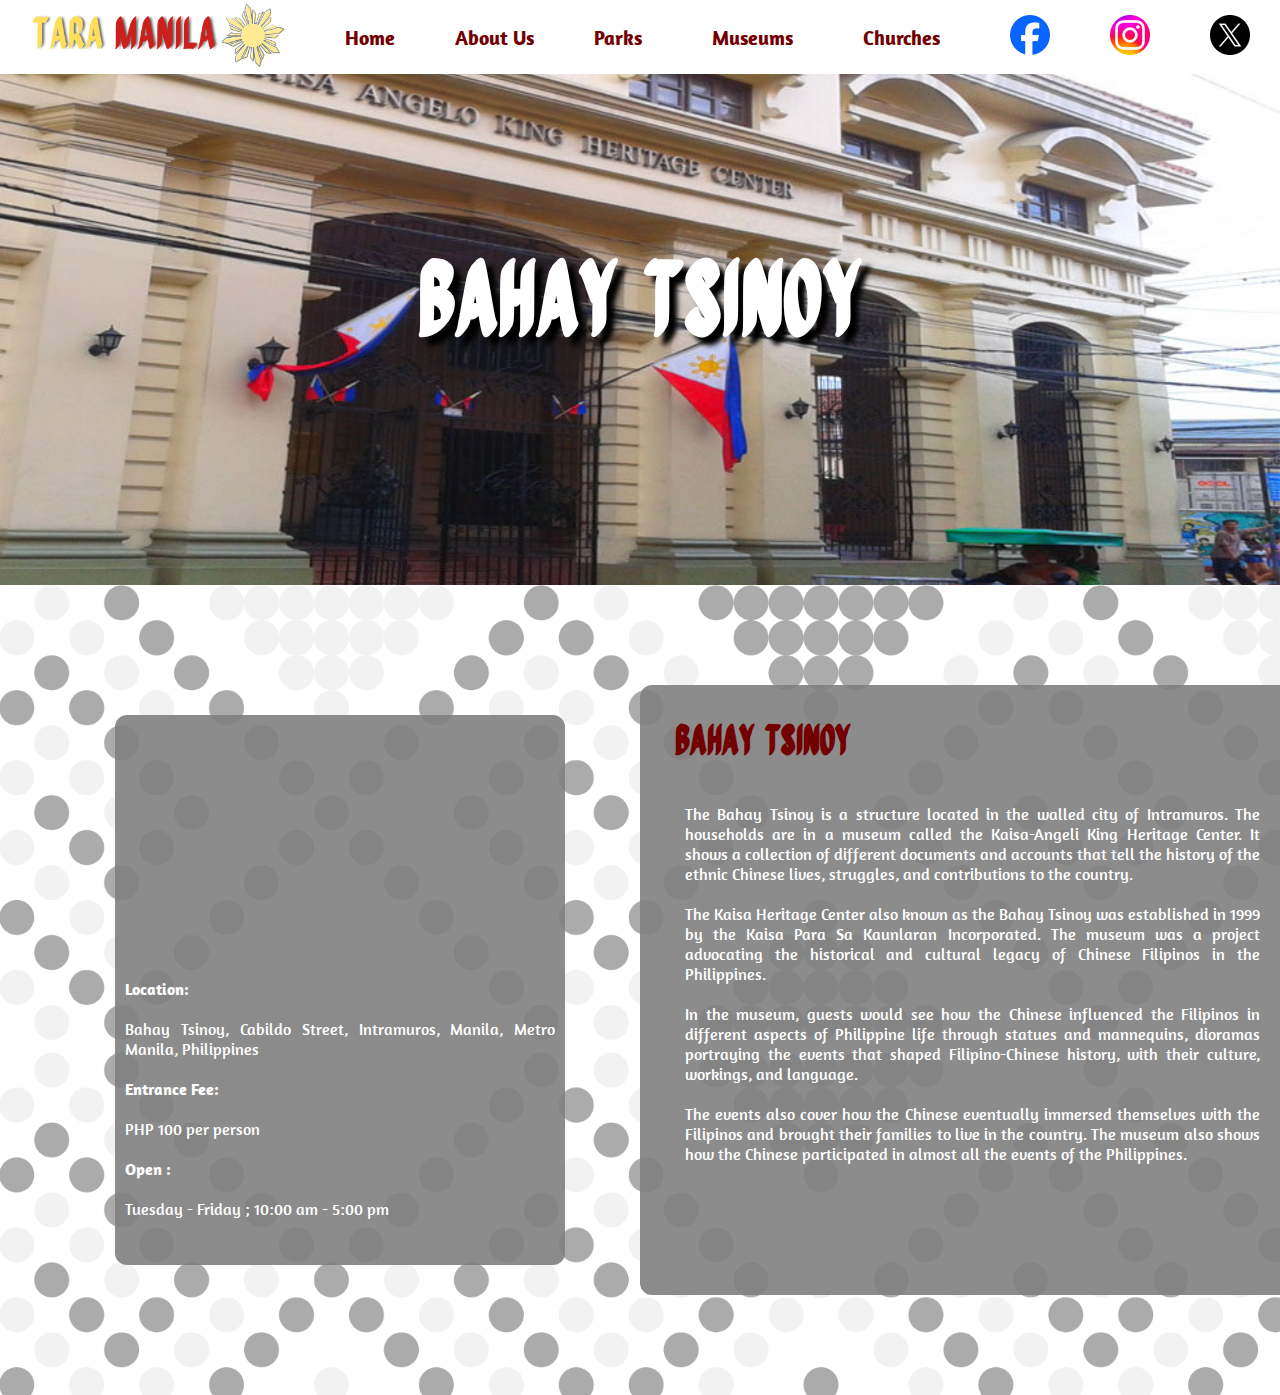
<file: CONTENT/BahayTis.html>
<!DOCTYPE html>
<html lang="en">
<head>
    <meta charset="UTF-8">
    <meta name="viewport" content="width=device-width, initial-scale=1.0">
    <title>TaraManila | Bahay Tisoy</title>
    <link rel="icon" href="../IMAGES/mnl logo.png">
    <link rel="stylesheet" href="../mnlstyle.css"> 
    <link rel="preconnect" href="https://fonts.googleapis.com">
    <link rel="preconnect" href="https://fonts.gstatic.com" crossorigin>
    <link href="https://fonts.googleapis.com/css2?family=Cedarville+Cursive&display=swap" rel="stylesheet">
    <link rel="stylesheet" href="https://cdnjs.cloudflare.com/ajax/libs/font-awesome/6.5.2/css/all.min.css" integrity="sha512-SnH5WK+bZxgPHs44uWIX+LLJAJ9/2PkPKZ5QiAj6Ta86w+fsb2TkcmfRyVX3pBnMFcV7oQPJkl9QevSCWr3W6A==" crossorigin="anonymous" referrerpolicy="no-referrer" />
    <link rel="preconnect" href="https://fonts.gstatic.com" crossorigin>
    <link href="https://fonts.googleapis.com/css2?family=Agbalumo&family=Amaranth:ital,wght@0,400;0,700;1,400;1,700&family=Comic+Neue&display=swap" rel="stylesheet">
<style>
@font-face {
    font-family: myFont;
    src: url(/quiapo.ttf);
    }
*{
    font-family: 'Amaranth', cursive;
}
    #first_box{
        background-color:rgba(128, 128, 128,0.9);
        position: absolute;
        left: 9%;
        width: 450px;
        height: 550px;
        border-radius: 12px;
    }

    .first_{
        font-family:'Comic Neue', cursive ;
    }

    #second_box{
        background-color:rgba(128, 128, 128,0.9);
        position: absolute;
        left: 50%;
        width: 655px;
        height: 600px;
        border-radius: 12px;
        padding: 5px;
    }

    .second_{
        font-family: 'Comic Neue', cursive;
        padding: 30px;
    }

    p{
        text-align: justify;
        padding-bottom: 10px;
        padding-left: 10px;
        color: rgb(255, 255, 255);
    }


    h1{
        font-family: myFont;
        text-align: center;
        padding-top:250px;
        color: rgb(255, 255, 255);
        font-size: 100px;
        text-shadow: 8px 8px 5px black;
    }
    h2{
        font-family: myFont;
        font-size: 40px;
        text-align: left;
        padding-bottom: 30px;
        font-weight: bold;
        color: rgb(114, 0, 0);
    }


    .content_1{
        background-image: url("../IMAGES/content-bg.png");
        height: 90vh;
        background-size: cover;
        background-position: center;
        padding:0 80px;
        display: flex;
        flex-direction: column;
        justify-content: center;
    }
    #pic{
        background-image: url("../IMAGES/bahaytsino.png");
        height: 65vh;
        background-size: cover;
        background-position: center;
    }

</style>
</head>
<body>
    <section id="header">
        <a href="../index.html#content"><img src="../IMAGES/taramanila.png" class="logo"></a>
        <div>
            <ul id="navbar">
                <li>
                    <a href="../index.html#content"><b>Home</b></a>
                </li>
                <li>
                    <a href="../index.html#part1"><b>About Us</b></a> 
                </li>
                <li>
                    <a href="../index.html#contentp"><b>Parks</b></a>
                    <div class = "dropdown">
                        <button><i class="fa-solid fa-caret-down"></i></button>
                        <div class = "options">
                            <a href="../CONTENT/RizalPark.html">Rizal Park</a>
                            <a href="../CONTENT/ManilaBaywalk.html">Manila Baywalk</a>
                            <a href="../CONTENT/FortSantiag.html">Fort Santiago</a>
                        </div>
                    </div>
                </li>
                <li>
                    <a href="../index.html#contentm"><b>Museums</b></a>
                    <div class = "dropdown">
                        <button><i class="fa-solid fa-caret-down"></i></button>
                        <div class = "options">
                            <a href="../CONTENT/NationalMus.html">National Museum</a>
                            <a href="../CONTENT/MuseoSanAgus.html">Museo San Agustin</a>
                            <a href="../CONTENT/BahayTis.html">Bahay Tsinoy</a>
                        </div>
                    </div>
                </li>
                <li>
                    <a href="../index.html#contentc"><b>Churches</b></a>
                    <div class = "dropdown">
                        <button><i class="fa-solid fa-caret-down"></i></button>
                        <div class = "options">
                            <a href="../CONTENT/QuiapoChur.html">Quiapo Church</a>
                            <a href="../CONTENT/ManilaCathed.html">Manila Cathedral</a>
                            <a href="../CONTENT/BinondoChur.html">Binondo</a>
                        </div>
                    </div>
                </li>
                <li>
                    <a href="https://www.facebook.com/"><img src="../IMAGES/fbicon.png"  id="fb" width="40" height="40"></a>
                </li>
                <li>
                    <a href="https://www.instagram.com/"><img src="../IMAGES/igicon.png" id="ig" width="40" height="40"></a>
                </li>
                <li>
                    <a href="https://twitter.com/?lang=en"><img src="../IMAGES/xicon.png" id="x" width="40" height="40"></a>
                </li>
            </ul>
        </div>
    </section>
    <section id ="pic">
        <h1>
            Bahay Tsinoy
        </h1>
    </section>
    <section class="content_1">
        <div id = "first_box">
            <div class ="first_">
                <iframe
                    width="450"
                    height="250"
                    
                    frameborder="0" style="border:0"
                    referrerpolicy="no-referrer-when-downgrade"
                    src="https://www.google.com/maps/embed?pb=!1m18!1m12!1m3!1d30889.394652866737!2d120.954310069065!3d14.589140080533214!2m3!1f0!2f0!3f0!3m2!1i1024!2i768!4f13.1!3m3!1m2!1s0x3397ca17e1fda82f%3A0x707ef507a48b0cc0!2sBahay%20Tsinoy%2C%20Museum%20of%20Chinese%20in%20Philippine%20Life!5e0!3m2!1sen!2sph!4v1713879556235!5m2!1sen!2sph"
                    allowfullscreen>
                </iframe>
            </div>
            <div>
                <p style="font-weight: bold;">
                    Location:
                </p>
                <p>
                    Bahay Tsinoy, Cabildo Street, Intramuros, Manila, Metro Manila, Philippines

                </p>
                <P style="font-weight: bold;">
                    Entrance Fee: 
                </P>
                <p>
                    PHP 100 per person

                </p>
                <p style="font-weight: bold;">
                    Open :
                </p>
                <p>
                    Tuesday - Friday ; 10:00 am - 5:00 pm
                </p>
            </div>
        </div>
        <div id = "second_box">
            <div class = "second_">
                <h2>
                    BAHAY TSINOY
                </h2>
                <p>
                    The Bahay Tsinoy is a structure located in the walled city of Intramuros. The households are in a museum called the Kaisa-Angeli King Heritage Center. It shows a collection of different documents and accounts that tell the history of the ethnic Chinese lives, struggles, and contributions to the country. 
                </p>
                <p>
                    The Kaisa Heritage Center also known as the Bahay Tsinoy was established in 1999 by
                    the Kaisa Para Sa Kaunlaran Incorporated. The museum was a project advocating the
                    historical and cultural legacy of Chinese Filipinos in the Philippines. 
                </p>
                <P>
                    In the museum, guests would see how the Chinese influenced the Filipinos in different
                    aspects of Philippine life through statues and mannequins, dioramas portraying the events that shaped Filipino-Chinese history, with their culture, workings, and language.
                </P>
                <P>
                    The events also cover how the Chinese eventually immersed themselves with the Filipinos and brought their families to live in the country. The museum also shows how the Chinese participated in almost all the events of the Philippines.
                </P>
              
            </div>
        </div>
    </section>
</body>
</html>
</file>
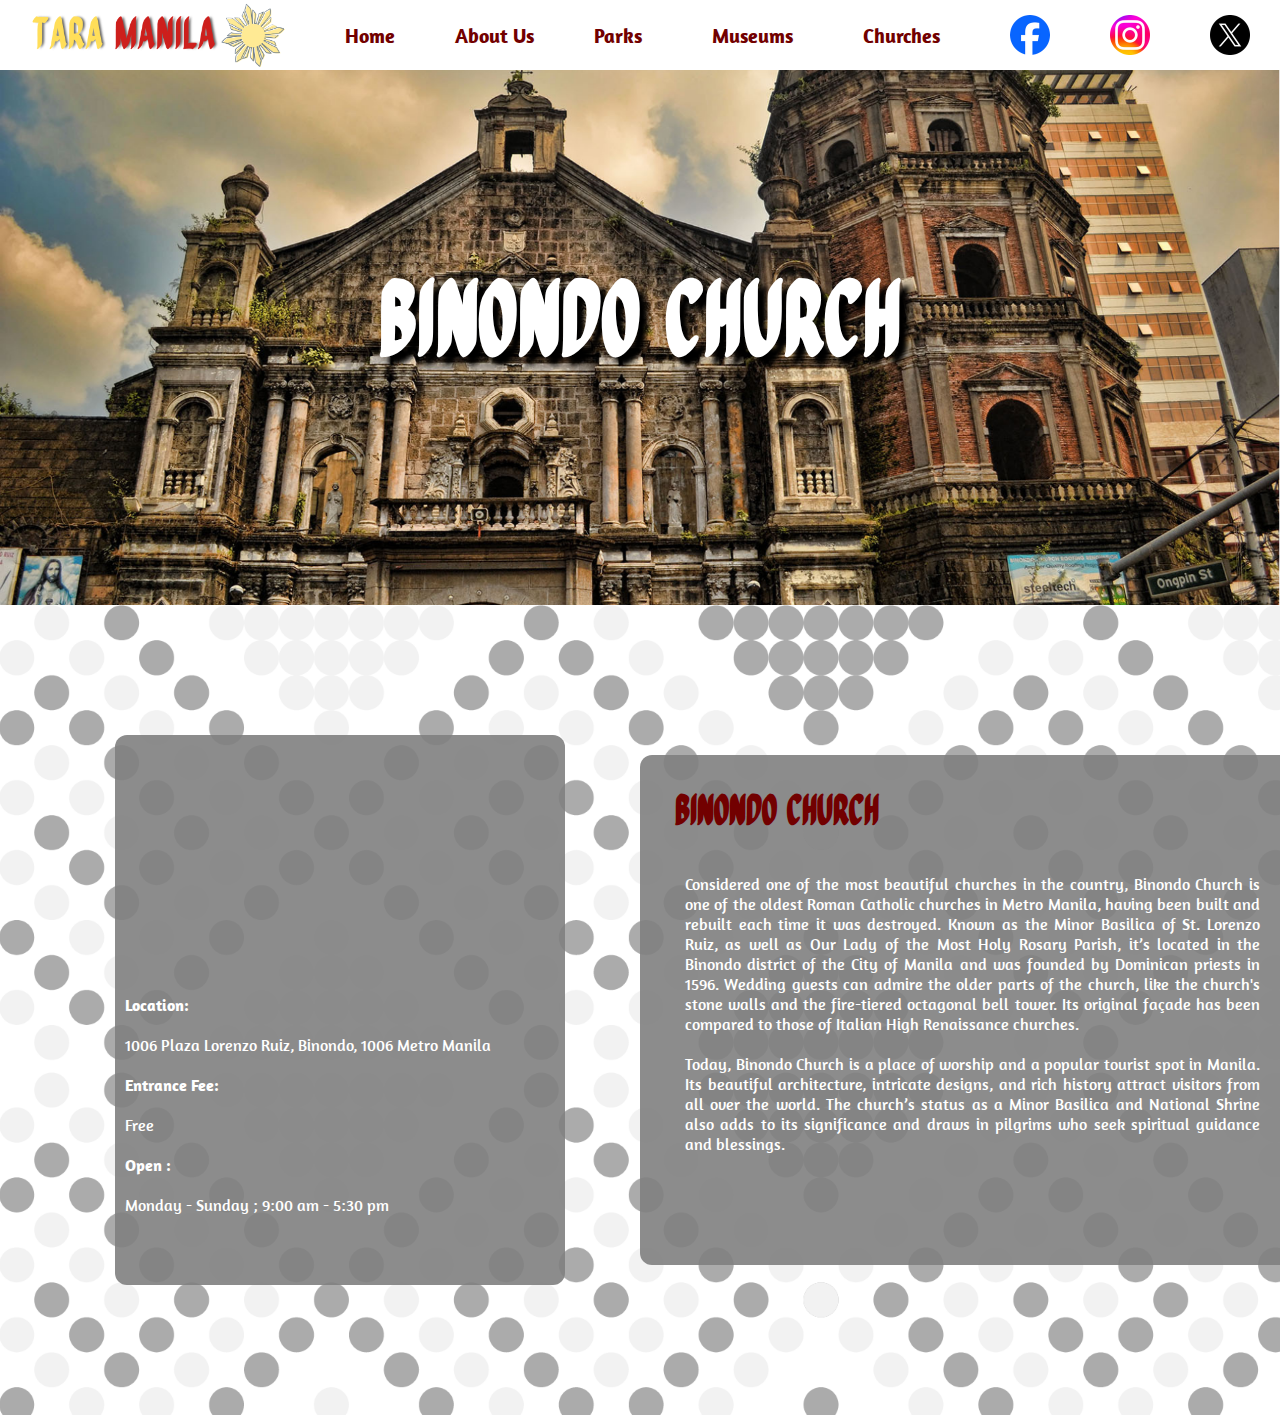
<file: CONTENT/BinondoChur.html>
../CONTENT/<!DOCTYPE html>
<html lang="en">
<head>
    <meta charset="UTF-8">
    <meta name="viewport" content="width=device-width, initial-scale=1.0">
    <title>TaraManila | Binondo Church    </title>
    <link rel="icon" href="../IMAGES/mnl logo.png">
    <link rel="stylesheet" href="../mnlstyle.css"> 
    <link rel="preconnect" href="https://fonts.googleapis.com">
    <link rel="preconnect" href="https://fonts.gstatic.com" crossorigin>
    <link href="https://fonts.googleapis.com/css2?family=Cedarville+Cursive&display=swap" rel="stylesheet">
    <link rel="stylesheet" href="https://cdnjs.cloudflare.com/ajax/libs/font-awesome/6.5.2/css/all.min.css" integrity="sha512-SnH5WK+bZxgPHs44uWIX+LLJAJ9/2PkPKZ5QiAj6Ta86w+fsb2TkcmfRyVX3pBnMFcV7oQPJkl9QevSCWr3W6A==" crossorigin="anonymous" referrerpolicy="no-referrer" />
    <link rel="preconnect" href="https://fonts.gstatic.com" crossorigin>
    <link href="https://fonts.googleapis.com/css2?family=Agbalumo&family=Amaranth:ital,wght@0,400;0,700;1,400;1,700&family=Comic+Neue&display=swap" rel="stylesheet">
<style>
@font-face {
    font-family: myFont;
    src: url(/quiapo.ttf);
    }
    *{
    font-family: 'Amaranth', cursive;
}
    #first_box{
        background-color:rgba(128, 128, 128,0.9);
        position: absolute;
        left: 9%;
        width: 450px;
        height: 550px;
        border-radius: 12px;
    }


    .first_{
        font-family:'Comic Neue', cursive ;
    }

    #second_box{
        background-color:rgba(128, 128, 128,0.9);
        position: absolute;
        left: 50%;
        width: 655px;
        height: 500px;
        border-radius: 12px;
        padding: 5px;
    }

    .second_{
        font-family: 'Comic Neue', cursive;
        padding: 30px;
    }

    p{
        text-align: justify;
        padding-bottom: 10px;
        padding-left: 10px;
        color: rgb(255, 255, 255);
    }

    h1{
        font-family: myFont;
        text-align: center;
        padding-top:250px;
        color: rgb(255, 255, 255);
        font-size: 100px;
        text-shadow: 8px 8px 5px black;
    }
    h2{
        font-family: myFont;
        font-size: 40px;
        text-align: left;
        padding-bottom: 30px;
        font-weight: bold;
        color: rgb(114, 0, 0);
    }
    .content_1{
        background-image: url("../IMAGES/content-bg.png");
        height: 90vh;
        background-size: cover;
        background-position: center;
        padding:0 80px;
        display: flex;
        flex-direction: column;
        justify-content: center;
    }
    
    #pic{
        background-image: url("../IMAGES/binondochurch.png");
        height: 65vh;
        background-size: cover;
        background-position: center;
    }

</style>
</head>
<body>
    <section id="header">
        <a href="../index.html#content"><img src="../IMAGES/taramanila.png" class="logo"></a>
        <div>
            <ul id="navbar">
                <li>
                    <a href="../index.html#content"><b>Home</b></a>
                </li>
                <li>
                    <a href="../index.html#part1"><b>About Us</b></a> 
                </li>
                <li>
                    <a href="../index.html#contentp"><b>Parks</b></a>
                    <div class = "dropdown">
                        <button><i class="fa-solid fa-caret-down"></i></button>
                        <div class = "options">
                            <a href="../CONTENT/RizalPark.html">Rizal Park</a>
                            <a href="../CONTENT/ManilaBaywalk.html">Manila Baywalk</a>
                            <a href="../CONTENT/FortSantiag.html">Fort Santiago</a>
                        </div>
                    </div>
                </li>
                <li>
                    <a href="../index.html#contentm"><b>Museums</b></a>
                    <div class = "dropdown">
                        <button><i class="fa-solid fa-caret-down"></i></button>
                        <div class = "options">
                            <a href="../CONTENT/NationalMus.html">National Museum</a>
                            <a href="../CONTENT/MuseoSanAgus.html">Museo San Agustin</a>
                            <a href="../CONTENT/BahayTis.html">Bahay Tsinoy</a>
                        </div>
                    </div>
                </li>
                <li>
                    <a href="../index.html#contentc"><b>Churches</b></a>
                    <div class = "dropdown">
                        <button><i class="fa-solid fa-caret-down"></i></button>
                        <div class = "options">
                            <a href="../CONTENT/QuiapoChur.html">Quiapo Church</a>
                            <a href="../CONTENT/ManilaCathed.html">Manila Cathedral</a>
                            <a href="../CONTENT/BinondoChur.html">Binondo</a>
                        </div>
                    </div>
                </li>
                <li>
                    <a href="https://www.facebook.com/"><img src="../IMAGES/fbicon.png"  id="fb" width="40" height="40"></a>
                </li>
                <li>
                    <a href="https://www.instagram.com/"><img src="../IMAGES/igicon.png" id="ig" width="40" height="40"></a>
                </li>
                <li>
                    <a href="https://twitter.com/?lang=en"><img src="../IMAGES/xicon.png" id="x" width="40" height="40"></a>
                </li>
            </ul>
        </div>
    </section>
    <section id ="pic">
        <h1>
            BINONDO CHURCH
        </h1>
    </section>
    <section class="content_1">
        <div id = "first_box">
            <div class ="first_">
                <iframe
                    width="450"
                    height="250"
                    
                    frameborder="0" style="border:0"
                    referrerpolicy="no-referrer-when-downgrade"
                    src="https://www.google.com/maps/embed?pb=!1m18!1m12!1m3!1d3860.9824575697303!2d120.9718627099136!3d14.60007517703218!2m3!1f0!2f0!3f0!3m2!1i1024!2i768!4f13.1!3m3!1m2!1s0x3397ca10158a9393%3A0xbdbc7e01f60e0cc1!2sBinondo%20Church!5e0!3m2!1sen!2sph!4v1713924198545!5m2!1sen!2sph"
                    allowfullscreen>
                </iframe>
            </div>
            <div>
                <p style="font-weight: bold;">
                    Location:
                </p>
                <p>
                    1006 Plaza Lorenzo Ruiz, Binondo, 1006 Metro Manila
                </p>
                <P style="font-weight: bold;">
                    Entrance Fee: 
                </P>
                <p>
                    Free
                </p>
                <p style="font-weight: bold;">
                    Open :
                </p>
                <p>
                    Monday - Sunday ; 9:00 am - 5:30 pm
                </p>
            </div>
        </div>
        <div id = "second_box">
            <div class = "second_">
            <h2>Binondo Church</h2>
                <p>
                   Considered one of the most beautiful churches in the country, Binondo Church is one of the oldest Roman Catholic churches in Metro Manila, having been built and rebuilt each time it was destroyed. Known as the Minor Basilica of St. Lorenzo Ruiz, as well as Our Lady of the Most Holy Rosary Parish, it’s located in the Binondo district of the City of Manila and was founded by Dominican priests in 1596. Wedding guests can admire the older parts of the church, like the church's stone walls and the fire-tiered octagonal bell tower. Its original façade has been compared to those of Italian High Renaissance churches.
                </p>
                <p>
                    Today, Binondo Church is a place of worship and a popular tourist spot in Manila. Its beautiful architecture, intricate designs, and rich history attract visitors from all over the world. The church’s status as a Minor Basilica and National Shrine also adds to its significance and draws in pilgrims who seek spiritual guidance and blessings.

                </p>
              
            </div>
        </div>
    </section>
</body>
</html>
</file>
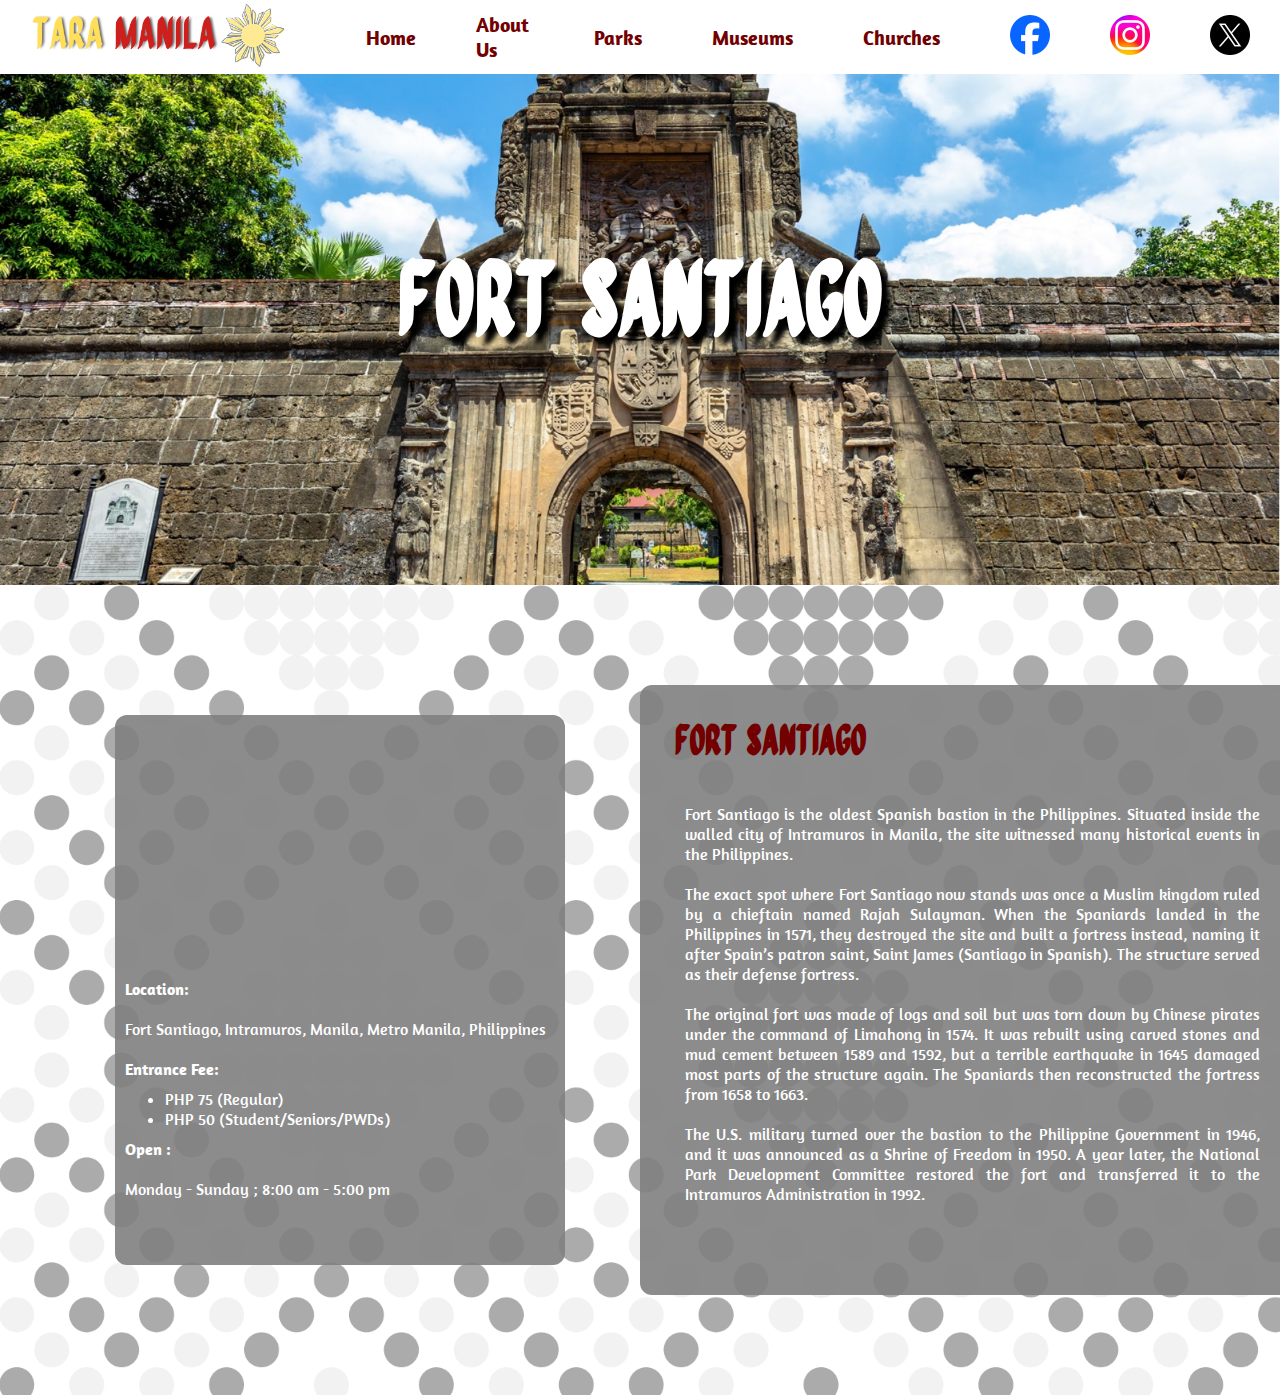
<file: CONTENT/FortSantiag.html>
<!DOCTYPE html>
<html lang="en">
<head>
    <meta charset="UTF-8">
    <meta name="viewport" content="width=device-width, initial-scale=1.0">
    <title>TaraManila | Fort Santiago</title>
    <link rel="icon" href="../IMAGES/mnl logo.png">
    <link rel="stylesheet" href="../mnlstyle.css"> 
    <link rel="preconnect" href="https://fonts.googleapis.com">
    <link rel="preconnect" href="https://fonts.gstatic.com" crossorigin>
    <link href="https://fonts.googleapis.com/css2?family=Cedarville+Cursive&display=swap" rel="stylesheet">
    <link rel="stylesheet" href="https://cdnjs.cloudflare.com/ajax/libs/font-awesome/6.5.2/css/all.min.css" integrity="sha512-SnH5WK+bZxgPHs44uWIX+LLJAJ9/2PkPKZ5QiAj6Ta86w+fsb2TkcmfRyVX3pBnMFcV7oQPJkl9QevSCWr3W6A==" crossorigin="anonymous" referrerpolicy="no-referrer" />
    <link rel="preconnect" href="https://fonts.gstatic.com" crossorigin>
    <link href="https://fonts.googleapis.com/css2?family=Agbalumo&family=Amaranth:ital,wght@0,400;0,700;1,400;1,700&family=Comic+Neue&display=swap" rel="stylesheet">
<style>
@font-face {
    font-family: myFont;
    src: url(/quiapo.ttf);
    }

    *{
    font-family: 'Amaranth', cursive;
}
    #first_box{
        background-color:rgba(128, 128, 128,0.9);
        position: absolute;
        left: 9%;
        width: 450px;
        height: 550px;
        border-radius: 12px;
    }


    .first_{
        font-family:'Comic Neue', cursive ;
    }

    #second_box{
        background-color:rgba(128, 128, 128,0.9);
        position: absolute;
        left: 50%;
        width: 655px;
        height: 600px;
        border-radius: 12px;
        padding: 5px;
    }

    .second_{
        font-family: 'Comic Neue', cursive;
        padding: 30px;
    }

    p{
        text-align: justify;
        padding-bottom: 10px;
        padding-left: 10px;
        color: rgb(255, 255, 255);
    }
    h1{
        font-family: myFont;
        text-align: center;
        padding-top:250px;
        color: rgb(255, 255, 255);
        font-size: 100px;
        text-shadow: 8px 8px 5px black;
    }
    h2{
        font-family: myFont;
        font-size: 40px;
        text-align: left;
        padding-bottom: 30px;
        font-weight: bold;
        color: rgb(114, 0, 0);
    }
    .content_1{
        background-image: url("../IMAGES/content-bg.png");
        height: 90vh;
        background-size: cover;
        background-position: center;
        padding:0 80px;
        display: flex;
        flex-direction: column;
        justify-content: center;
    }
    
    ul{
        padding-left: 50px;
    }

    li{
        color: rgb(255, 255, 255);
    }
    #pic{
        background-image: url("../IMAGES/fortsnt.png");
        height: 65vh;
        background-size: cover;
        background-position: center;
    }
    

</style>
</head>
<body>
    <section id="header">
        <a href="../index.html"><img src="../IMAGES/taramanila.png" class="logo"></a>
        <div>
            <ul id="navbar">
                <li>
                    <a href="../index.html#content"><b>Home</b></a>
                </li>
                <li>
                    <a href="../index.html#part1"><b>About Us</b></a> 
                </li>
                <li>
                    <a href="../index.html#contentp"><b>Parks</b></a>
                    <div class = "dropdown">
                        <button><i class="fa-solid fa-caret-down"></i></button>
                        <div class = "options">
                            <a href="../CONTENT/RizalPark.html">Rizal Park</a>
                            <a href="../CONTENT/ManilaBaywalk.html">Manila Baywalk</a>
                            <a href="../CONTENT/FortSantiag.html">Fort Santiago</a>
                        </div>
                    </div>
                </li>
                <li>
                    <a href="../index.html#contentm"><b>Museums</b></a>
                    <div class = "dropdown">
                        <button><i class="fa-solid fa-caret-down"></i></button>
                        <div class = "options">
                            <a href="../CONTENT/NationalMus.html">National Museum</a>
                            <a href="../CONTENT/MuseoSanAgus.html">Museo San Agustin</a>
                            <a href="../CONTENT/BahayTis.html">Bahay Tsinoy</a>
                        </div>
                    </div>
                </li>
                <li>
                    <a href="../index.html#contentc"><b>Churches</b></a>
                    <div class = "dropdown">
                        <button><i class="fa-solid fa-caret-down"></i></button>
                        <div class = "options">
                            <a href="../CONTENT/QuiapoChur.html">Quiapo Church</a>
                            <a href="../CONTENT/ManilaCathed.html">Manila Cathedral</a>
                            <a href="../CONTENT/BinondoChur.html">Binondo</a>
                        </div>
                    </div>
                </li>
                <li>
                    <a href="https://www.facebook.com/"><img src="../IMAGES/fbicon.png"  id="fb" width="40" height="40"></a>
                </li>
                <li>
                    <a href="https://www.instagram.com/"><img src="../IMAGES/igicon.png" id="ig" width="40" height="40"></a>
                </li>
                <li>
                    <a href="https://twitter.com/?lang=en"><img src="../IMAGES/xicon.png" id="x" width="40" height="40"></a>
                </li>
            </ul>
        </div>
    </section>
    <section id ="pic">
        <h1>
            Fort Santiago
        </h1>
    </section>
    <section class="content_1">
        <div id = "first_box">
            <div class ="first_">
                <iframe
                    width="450"
                    height="250"
                    
                    frameborder="0" style="border:0"
                    referrerpolicy="no-referrer-when-downgrade"
                    src="https://www.google.com/maps/embed?pb=!1m18!1m12!1m3!1d3861.0848824352815!2d120.9678317099134!3d14.594238877175057!2m3!1f0!2f0!3f0!3m2!1i1024!2i768!4f13.1!3m3!1m2!1s0x3397ca16780c9ebd%3A0xcd430ec6788bb043!2sFort%20Santiago!5e0!3m2!1sen!2sph!4v1713921626127!5m2!1sen!2sph"
                    allowfullscreen>
                </iframe>
            </div>
            <div>
                <p style="font-weight: bold;">
                    Location:
                </p>
                <p>
                    Fort Santiago, Intramuros, Manila, Metro Manila, Philippines
                </p>
                <P style="font-weight: bold;">
                    Entrance Fee: 
                </P>
                <ul>
                    <li> PHP 75 (Regular)</li>
                    <li>  PHP 50 (Student/Seniors/PWDs)</li>
                </ul>
                <p style="font-weight: bold;">
                    Open :
                </p>
                <p>
                    Monday - Sunday ;  8:00 am - 5:00 pm

                </p>
            </div>
        </div>
        <div id = "second_box">
            <div class = "second_">
                <h2>
                    FORT SANTIAGO
                </h2>
                <p>
                    Fort Santiago is the oldest Spanish bastion in the Philippines. Situated inside the walled city of Intramuros in Manila, the site witnessed many historical events in the Philippines.
                </p>
                <p>
                    The exact spot where Fort Santiago now stands was once a Muslim kingdom ruled by a chieftain named Rajah Sulayman. When the Spaniards landed in the Philippines in 1571, they destroyed the site and built a fortress instead, naming it after Spain’s patron saint, Saint James (Santiago in Spanish). The structure served as their defense fortress.
                </p>
                <p>
                    The original fort was made of logs and soil but was torn down by Chinese pirates under the command of Limahong in 1574. It was rebuilt using carved stones and mud cement between 1589 and 1592, but a terrible earthquake in 1645 damaged most parts of the structure again. The Spaniards then reconstructed the fortress from 1658 to 1663.
                </p>
                <p>
                    The U.S. military turned over the bastion to the Philippine Government in 1946, and it was announced as a Shrine of Freedom in 1950. A year later, the National Park Development Committee restored the fort and transferred it to the Intramuros Administration in 1992.
                </p>
              
            </div>
        </div>
    </section>
</body>
</html>
</file>
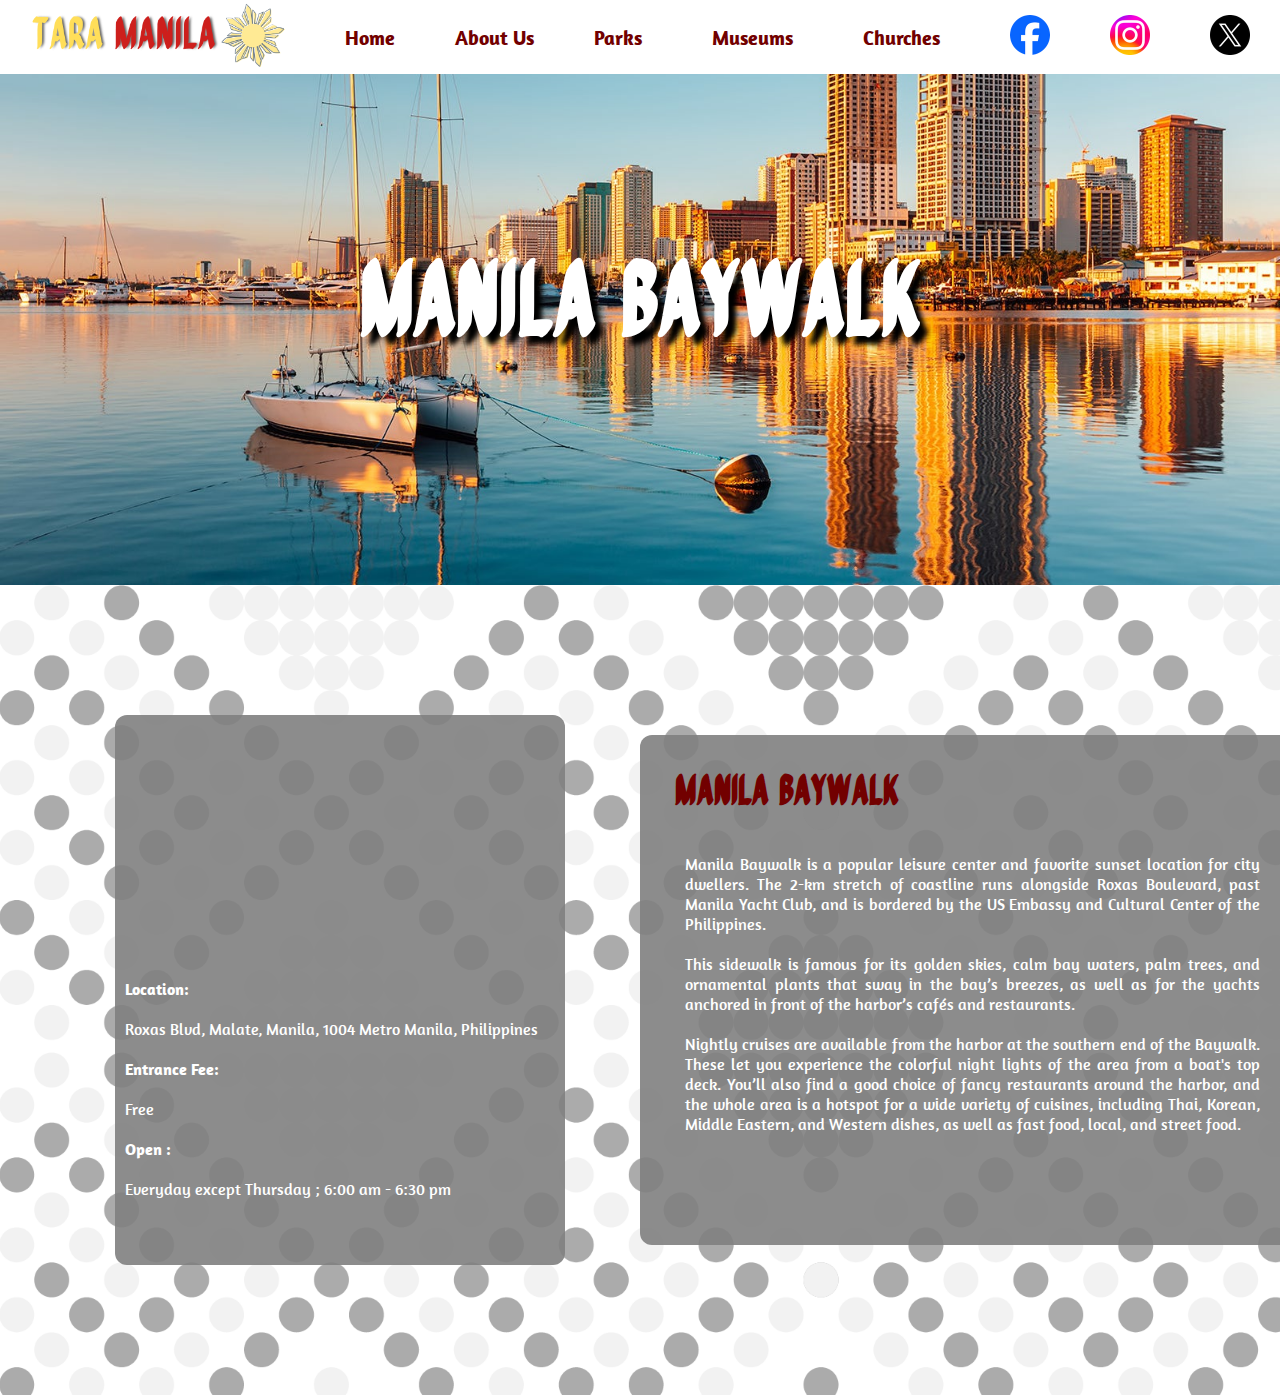
<file: CONTENT/ManilaBaywalk.html>
<!DOCTYPE html>
<html lang="en">
<head>
    <meta charset="UTF-8">
    <meta name="viewport" content="width=device-width, initial-scale=1.0">
    <title>TaraManila | Manila Baywalk</title>
    <link rel="icon" href="../IMAGES/mnl logo.png">
    <link rel="stylesheet" href="../mnlstyle.css"> 
    <link rel="preconnect" href="https://fonts.googleapis.com">
    <link rel="preconnect" href="https://fonts.gstatic.com" crossorigin>
    <link href="https://fonts.googleapis.com/css2?family=Cedarville+Cursive&display=swap" rel="stylesheet">
    <link rel="stylesheet" href="https://cdnjs.cloudflare.com/ajax/libs/font-awesome/6.5.2/css/all.min.css" integrity="sha512-SnH5WK+bZxgPHs44uWIX+LLJAJ9/2PkPKZ5QiAj6Ta86w+fsb2TkcmfRyVX3pBnMFcV7oQPJkl9QevSCWr3W6A==" crossorigin="anonymous" referrerpolicy="no-referrer" />
    <link rel="preconnect" href="https://fonts.gstatic.com" crossorigin>
    <link href="https://fonts.googleapis.com/css2?family=Agbalumo&family=Amaranth:ital,wght@0,400;0,700;1,400;1,700&family=Comic+Neue&display=swap" rel="stylesheet">
<style>
@font-face {
    font-family: myFont;
    src: url(/quiapo.ttf);
    }
    *{
    font-family: 'Amaranth', cursive;
}
    H2{
        font-family: myFont;
        font-size: 35px;
    }
    #first_box{
        background-color:rgba(128, 128, 128,0.9);
        position: absolute;
        left: 9%;
        width: 450px;
        height: 550px;
        border-radius: 12px;
    }


    .first_{
        font-family:'Comic Neue', cursive ;
    }

    #second_box{
        background-color:rgba(128, 128, 128,0.9);
        position: absolute;
        left: 50%;
        width: 655px;
        height: 500px;
        border-radius: 12px;
        padding: 5px;
    }

    .second_{
        font-family: 'Comic Neue', cursive;
        padding: 30px;
    }

    p{
        text-align: justify;
        padding-bottom: 10px;
        padding-left: 10px;
        color: rgb(255, 255, 255);
    }

    h1{
        font-family: myFont;
        text-align: center;
        padding-top:250px;
        color: rgb(255, 255, 255);
        font-size: 100px;
        text-shadow: 8px 8px 5px black;
    }
    h2{
        font-family: myFont;
        font-size: 40px;
        text-align: left;
        padding-bottom: 30px;
        font-weight: bold;
        color: rgb(114, 0, 0);
    }
    .content_1{
        background-image: url("../IMAGES/content-bg.png");
        height: 90vh;
        background-size: cover;
        background-position: center;
        padding:0 80px;
        display: flex;
        flex-direction: column;
        justify-content: center;
    }
    #pic{
        background-image: url("../IMAGES/mnlbay.jpg");
        height: 65vh;
        background-size: cover;
        background-position: center;
    }
    

</style>
</head>
<body>
    <section id="header">
        <a href="../index.html#content"><img src="../IMAGES/taramanila.png" class="logo"></a>
        <div>
            <ul id="navbar">
                <li>
                    <a href="../index.html#content"><b>Home</b></a>
                </li>
                <li>
                    <a href="../index.html#part1"><b>About Us</b></a> 
                </li>
                <li>
                    <a href="../index.html#contentp"><b>Parks</b></a>
                    <div class = "dropdown">
                        <button><i class="fa-solid fa-caret-down"></i></button>
                        <div class = "options">
                            <a href="../CONTENT/RizalPark.html">Rizal Park</a>
                            <a href="../CONTENT/ManilaBaywalk.html">Manila Baywalk</a>
                            <a href="../CONTENT/FortSantiag.html">Fort Santiago</a>
                        </div>
                    </div>
                </li>
                <li>
                    <a href="../index.html#contentm"><b>Museums</b></a>
                    <div class = "dropdown">
                        <button><i class="fa-solid fa-caret-down"></i></button>
                        <div class = "options">
                            <a href="../CONTENT/NationalMus.html">National Museum</a>
                            <a href="../CONTENT/MuseoSanAgus.html">Museo San Agustin</a>
                            <a href="../CONTENT/BahayTis.html">Bahay Tsinoy</a>
                        </div>
                    </div>
                </li>
                <li>
                    <a href="../index.html#contentc"><b>Churches</b></a>
                    <div class = "dropdown">
                        <button><i class="fa-solid fa-caret-down"></i></button>
                        <div class = "options">
                            <a href="../CONTENT/QuiapoChur.html">Quiapo Church</a>
                            <a href="../CONTENT/ManilaCathed.html">Manila Cathedral</a>
                            <a href="../CONTENT/BinondoChur.html">Binondo</a>
                        </div>
                    </div>
                </li>
                <li>
                    <a href="https://www.facebook.com/"><img src="../IMAGES/fbicon.png"  id="fb" width="40" height="40"></a>
                </li>
                <li>
                    <a href="https://www.instagram.com/"><img src="../IMAGES/igicon.png" id="ig" width="40" height="40"></a>
                </li>
                <li>
                    <a href="https://twitter.com/?lang=en"><img src="../IMAGES/xicon.png" id="x" width="40" height="40"></a>
                </li>
            </ul>
        </div>
    </section>
    <section id ="pic">
        <h1>
            Manila Baywalk
        </h1>
    </section>
    <section class="content_1">
        <div id = "first_box">
            <div class ="first_">
                <iframe
                    width="450"
                    height="250"
                    
                    frameborder="0" style="border:0"
                    referrerpolicy="no-referrer-when-downgrade"
                    src="https://www.google.com/maps/embed?pb=!1m18!1m12!1m3!1d15446.188766437166!2d120.96460580624586!3d14.567867446535065!2m3!1f0!2f0!3f0!3m2!1i1024!2i768!4f13.1!3m3!1m2!1s0x3397cbd4ba1a697b%3A0x814ee910d34f6699!2sManila%20Baywalk%2C%20Roxas%20Blvd%2C%20Malate%2C%20Manila%2C%20Metro%20Manila!5e0!3m2!1sen!2sph!4v1713921492723!5m2!1sen!2sph"
                    allowfullscreen>
                </iframe>
            </div>
            <div>
                <p style="font-weight: bold;">
                    Location:
                </p>
                <p>
                    Roxas Blvd, Malate, Manila, 1004 Metro Manila, Philippines
                </p>
                <P style="font-weight: bold;">
                    Entrance Fee: 
                </P>
                <p>
                    Free
                </p>
                <p style="font-weight: bold;">
                    Open :
                </p>
                <p>
                   Everyday except Thursday ; 6:00 am - 6:30 pm

                </p>
            </div>
        </div>
        <div id = "second_box">
            <div class = "second_">
                <h2>
                    MANILA BAYWALK
                </h2>
                <p>
                    Manila Baywalk is a popular leisure center and favorite sunset location for city dwellers. The 2-km stretch of coastline runs alongside Roxas Boulevard, past Manila Yacht Club, and is bordered by the US Embassy and Cultural Center of the Philippines.
                </p>
                <p>
                    This sidewalk is famous for its golden skies, calm bay waters, palm trees, and ornamental plants that sway in the bay’s breezes, as well as for the yachts anchored in front of the harbor’s cafés and restaurants.
                </p>
                <p>
                    Nightly cruises are available from the harbor at the southern end of the Baywalk. These let you experience the colorful night lights of the area from a boat's top deck. You’ll also find a good choice of fancy restaurants around the harbor, and the whole area is a hotspot for a wide variety of cuisines, including Thai, Korean, Middle Eastern, and Western dishes, as well as fast food, local, and street food.

                </p>
              
            </div>
        </div>
    </section>
</body>
</html>
</file>
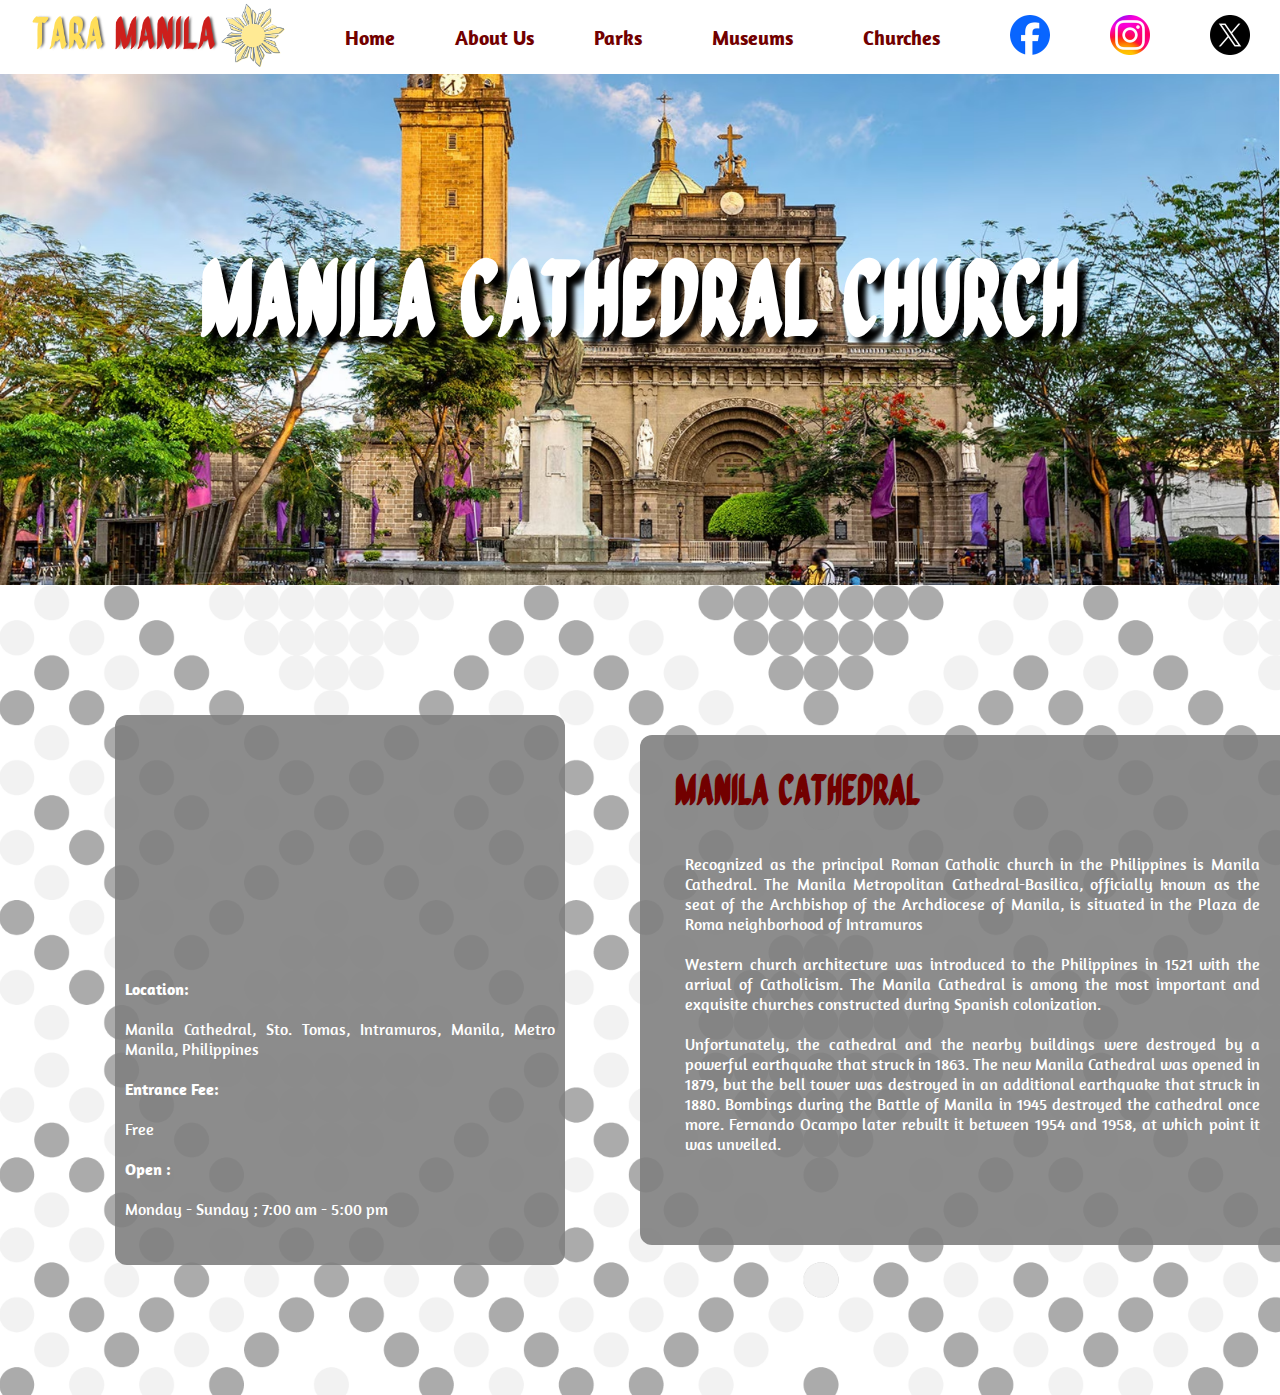
<file: CONTENT/ManilaCathed.html>
<!DOCTYPE html>
<html lang="en">
<head>
    <meta charset="UTF-8">
    <meta name="viewport" content="width=device-width, initial-scale=1.0">
    <title>TaraManila | Manila Cathedral </title>
    <link rel="icon" href="../IMAGES/mnl logo.png">
    <link rel="stylesheet" href="../mnlstyle.css"> 
    <link rel="preconnect" href="https://fonts.googleapis.com">
    <link rel="preconnect" href="https://fonts.gstatic.com" crossorigin>
    <link href="https://fonts.googleapis.com/css2?family=Cedarville+Cursive&display=swap" rel="stylesheet">
    <link rel="stylesheet" href="https://cdnjs.cloudflare.com/ajax/libs/font-awesome/6.5.2/css/all.min.css" integrity="sha512-SnH5WK+bZxgPHs44uWIX+LLJAJ9/2PkPKZ5QiAj6Ta86w+fsb2TkcmfRyVX3pBnMFcV7oQPJkl9QevSCWr3W6A==" crossorigin="anonymous" referrerpolicy="no-referrer" />
    <link rel="preconnect" href="https://fonts.gstatic.com" crossorigin>
    <link href="https://fonts.googleapis.com/css2?family=Agbalumo&family=Amaranth:ital,wght@0,400;0,700;1,400;1,700&family=Comic+Neue&display=swap" rel="stylesheet">
<style>
@font-face {
    font-family: myFont;
    src: url(/quiapo.ttf);
    }
    *{
    font-family: 'Amaranth', cursive;
}
    h1{
        font-family: myFont;
        text-align: center;
        padding-top: 250px;
        color: rgb(255, 255, 255);
        font-size: 100px;
        text-shadow: 8px 8px 5px black;
    }
    h2{
        font-family: myFont;
        font-size: 40px;
        text-align: left;
        padding-bottom: 30px;
        font-weight: bold;
        color: rgb(114, 0, 0);
    }
    #first_box{
        background-color:rgba(128, 128, 128,0.9);
        position: absolute;
        left: 9%;
        width: 450px;
        height: 550px;
        border-radius: 12px;
    }


    .first_{
        font-family:'Comic Neue', cursive ;
    }

    #second_box{
        background-color:rgba(128, 128, 128,0.9);
        position: absolute;
        left: 50%;
        width: 655px;
        height: 500px;
        border-radius: 12px;
        padding: 5px;
    }

    .second_{
        font-family: 'Comic Neue', cursive;
        padding: 30px;
    }

    p{
        text-align: justify;
        padding-bottom: 10px;
        padding-left: 10px;
        color: rgb(255, 255, 255);
    }

    h2{
        text-align: left;

        font-weight: bold;
        color: rgb(114, 0, 0);
    }

    .content_1{
        background-image: url("../IMAGES/content-bg.png");
        height: 90vh;
        background-size: cover;
        background-position: center;
        padding:0 80px;
        display: flex;
        flex-direction: column;
        justify-content: center;
    }
    
    #pic{
        background-image: url("../IMAGES/mnlcath.png");
        height: 65vh;
        background-size: cover;
        background-position: center;
    }

</style>
</head>
<body>
    <section id="header">
        <a href="../index.html#content"><img src="../IMAGES/taramanila.png" class="logo"></a>
        <div>
            <ul id="navbar">
                <li>
                    <a href="../index.html#content"><b>Home</b></a>
                </li>
                <li>
                    <a href="../index.html#part1"><b>About Us</b></a> 
                </li>
                <li>
                    <a href="../index.html#contentp"><b>Parks</b></a>
                    <div class = "dropdown">
                        <button><i class="fa-solid fa-caret-down"></i></button>
                        <div class = "options">
                            <a href="../CONTENT/RizalPark.html">Rizal Park</a>
                            <a href="../CONTENT/ManilaBaywalk.html">Manila Baywalk</a>
                            <a href="../CONTENT/FortSantiag.html">Fort Santiago</a>
                        </div>
                    </div>
                </li>
                <li>
                    <a href="../index.html#contentm"><b>Museums</b></a>
                    <div class = "dropdown">
                        <button><i class="fa-solid fa-caret-down"></i></button>
                        <div class = "options">
                            <a href="../CONTENT/NationalMus.html">National Museum</a>
                            <a href="../CONTENT/MuseoSanAgus.html">Museo San Agustin</a>
                            <a href="../CONTENT/BahayTis.html">Bahay Tsinoy</a>
                        </div>
                    </div>
                </li>
                <li>
                    <a href="../index.html#contentc"><b>Churches</b></a>
                    <div class = "dropdown">
                        <button><i class="fa-solid fa-caret-down"></i></button>
                        <div class = "options">
                            <a href="../CONTENT/QuiapoChur.html">Quiapo Church</a>
                            <a href="../CONTENT/ManilaCathed.html">Manila Cathedral</a>
                            <a href="../CONTENT/BinondoChur.html">Binondo</a>
                        </div>
                    </div>
                </li>
                <li>
                    <a href="https://www.facebook.com/"><img src="../IMAGES/fbicon.png"  id="fb" width="40" height="40"></a>
                </li>
                <li>
                    <a href="https://www.instagram.com/"><img src="../IMAGES/igicon.png" id="ig" width="40" height="40"></a>
                </li>
                <li>
                    <a href="https://twitter.com/?lang=en"><img src="../IMAGES/xicon.png" id="x" width="40" height="40"></a>
                </li>
            </ul>
        </div>
    </section>
    <section id ="pic">
        <h1>
            Manila Cathedral CHURCH
        </h1>
    </section>
    <section class="content_1">
        <div id = "first_box">
            <div class ="first_">
                <iframe
                    width="450"
                    height="250"
                    
                    frameborder="0" style="border:0"
                    referrerpolicy="no-referrer-when-downgrade"
                    src="https://www.google.com/maps/embed?pb=!1m18!1m12!1m3!1d3861.1285951195664!2d120.97081180991343!3d14.591747377236082!2m3!1f0!2f0!3f0!3m2!1i1024!2i768!4f13.1!3m3!1m2!1s0x3397ca17d22e6779%3A0x6a3a0ef7daa839d!2sThe%20Manila%20Cathedral!5e0!3m2!1sen!2sph!4v1713923278345!5m2!1sen!2sph"
                    allowfullscreen>
                </iframe>
            </div>
            <div>
                <p style="font-weight: bold;">
                    Location:
                </p>
                <p>
                    Manila Cathedral, Sto. Tomas, Intramuros, Manila, Metro Manila, Philippines

                </p>
                <P style="font-weight: bold;">
                    Entrance Fee: 
                </P>
                <p>
                    Free
                </p>
                <p style="font-weight: bold;">
                    Open :
                </p>
                <p>
                    Monday - Sunday ; 7:00 am - 5:00 pm
                </p>
            </div>
        </div>
        <div id = "second_box">
            <div class = "second_">
                <h2>
                    MANILA CATHEDRAL
                </h2>
                <p>
                    Recognized as the principal Roman Catholic church in the Philippines is Manila Cathedral. The Manila Metropolitan Cathedral-Basilica, officially known as the seat of the Archbishop of the Archdiocese of Manila, is situated in the Plaza de Roma neighborhood of Intramuros</p>
                <p>
                    Western church architecture was introduced to the Philippines in 1521 with the arrival of Catholicism. The Manila Cathedral is among the most important and exquisite churches constructed during Spanish colonization.
                </p>
                <p>
                    Unfortunately, the cathedral and the nearby buildings were destroyed by a powerful earthquake that struck in 1863. The new Manila Cathedral was opened in 1879, but the bell tower was destroyed in an additional earthquake that struck in 1880. Bombings during the Battle of Manila in 1945 destroyed the cathedral once more. Fernando Ocampo later rebuilt it between 1954 and 1958, at which point it was unveiled.

                </p>
              
            </div>
        </div>
    </section>
</body>
</html>
</file>
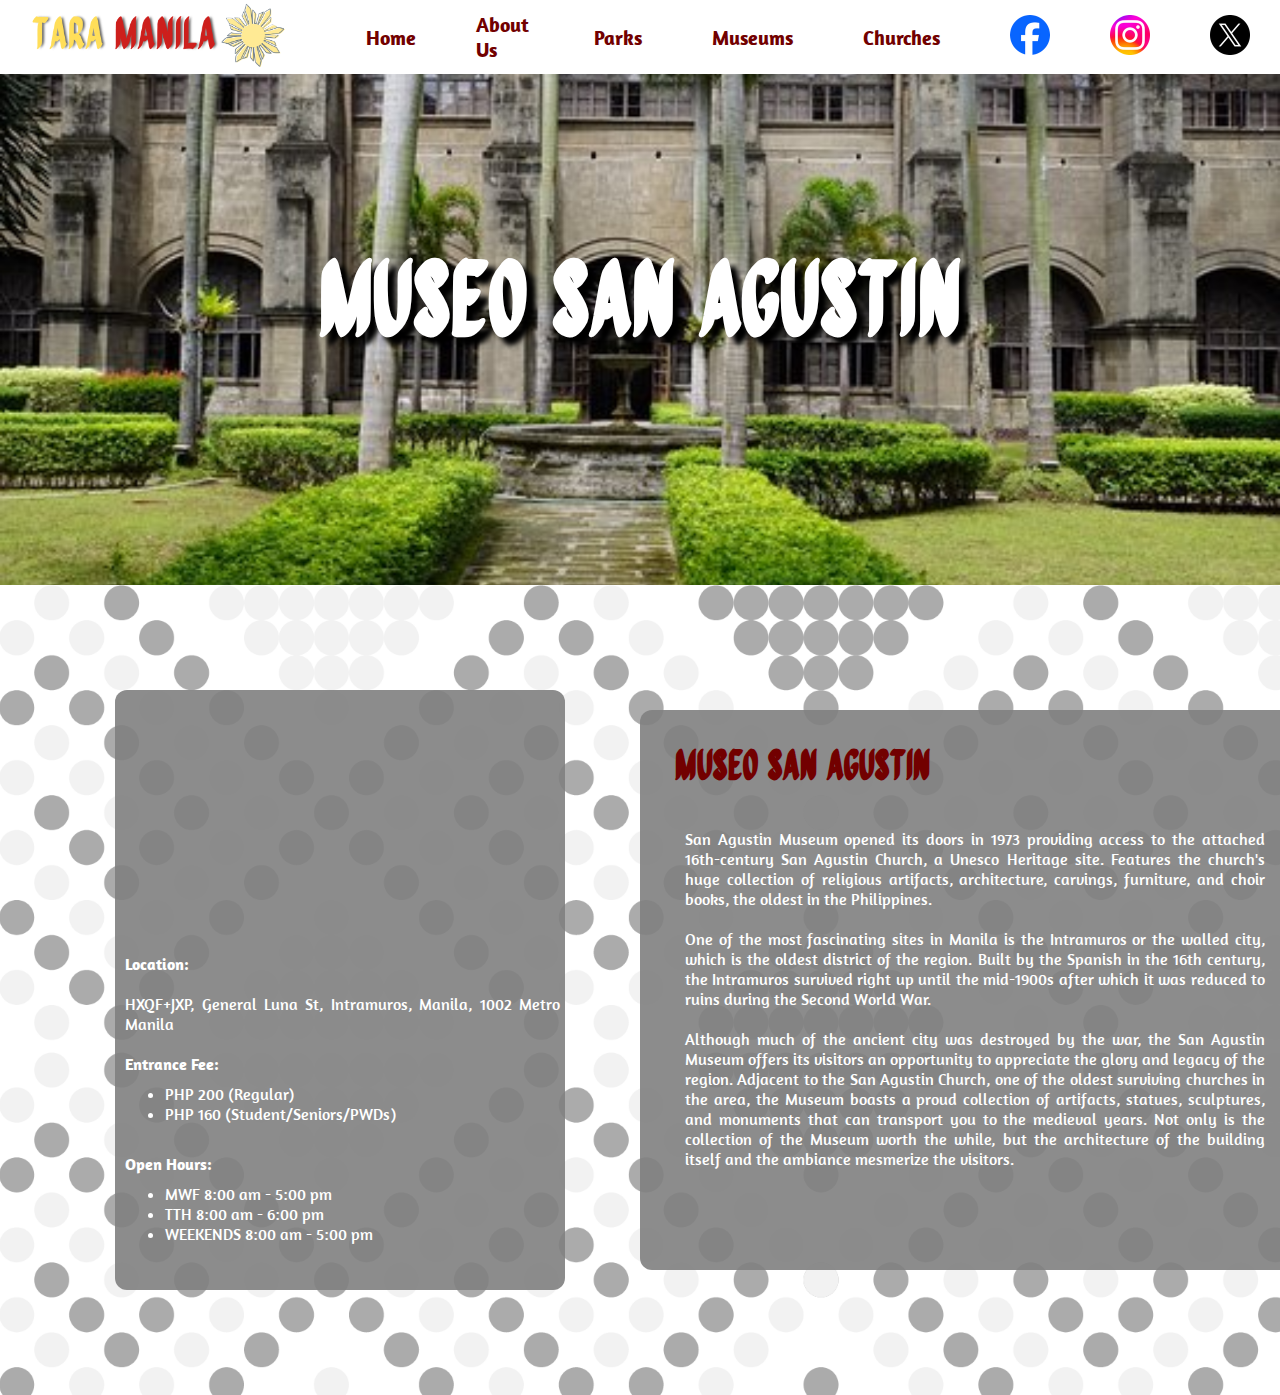
<file: CONTENT/MuseoSanAgus.html>
<!DOCTYPE html>
<html lang="en">
<head>
    <meta charset="UTF-8">
    <meta name="viewport" content="width=device-width, initial-scale=1.0">
    <title>TaraManila | Museo San Agustin</title>
    <link rel="icon" href="../IMAGES/mnl logo.png">
    <link rel="stylesheet" href="../mnlstyle.css"> 
    <link rel="preconnect" href="https://fonts.googleapis.com">
    <link rel="preconnect" href="https://fonts.gstatic.com" crossorigin>
    <link href="https://fonts.googleapis.com/css2?family=Cedarville+Cursive&display=swap" rel="stylesheet">
    <link rel="stylesheet" href="https://cdnjs.cloudflare.com/ajax/libs/font-awesome/6.5.2/css/all.min.css" integrity="sha512-SnH5WK+bZxgPHs44uWIX+LLJAJ9/2PkPKZ5QiAj6Ta86w+fsb2TkcmfRyVX3pBnMFcV7oQPJkl9QevSCWr3W6A==" crossorigin="anonymous" referrerpolicy="no-referrer" />
    <link rel="preconnect" href="https://fonts.gstatic.com" crossorigin>
    <link href="https://fonts.googleapis.com/css2?family=Agbalumo&family=Amaranth:ital,wght@0,400;0,700;1,400;1,700&family=Comic+Neue&display=swap" rel="stylesheet">
<style>
@font-face {
    font-family: myFont;
    src: url(/quiapo.ttf);
    }

    *{
    font-family: 'Amaranth', cursive;
}
    #first_box{
        background-color:rgba(128, 128, 128,0.9);
        position: absolute;
        left: 9%;
        width: 450px;
        height: 600px;
        border-radius: 12px;
    }


    .first_{
        font-family:'Comic Neue', cursive ;
    }

    #second_box{
        background-color:rgba(128, 128, 128,0.9);
        position: absolute;
        left: 50%;
        width: 655px;
        height: 550px;
        border-radius: 12px;
        padding: 5px;
    }

    .second_{
        font-family: 'Comic Neue', cursive;
        padding: 30px;
    }

    p{
        text-align: justify;
        padding-bottom: 10px;
        padding-left: 10px;
        padding-right: 5px;
        color: rgb(255, 255, 255);
    }

    h1{
        font-family: myFont;
        text-align: center;
        padding-top:250px;
        color: rgb(255, 255, 255);
        font-size: 100px;
        text-shadow: 8px 8px 5px black;
    }
    h2{
        font-family: myFont;
        font-size: 40px;
        text-align: left;
        padding-bottom: 30px;
        font-weight: bold;
        color: rgb(114, 0, 0);
    }

    .content_1{
        background-image: url("../IMAGES/content-bg.png");
        height: 90vh;
        background-size: cover;
        background-position: center;
        padding:0 80px;
        display: flex;
        flex-direction: column;
        justify-content: center;
    }
    
    ul{
        padding-left: 50px;
    }

    li{
        color: rgb(255, 255, 255);
    }
    #pic{
        background-image: url("../IMAGES/museoagust.png");
        height: 65vh;
        background-size: cover;
        background-position: center;
    }


</style>
</head>
<body>
    <section id="header">
        <a href="../index.html#content"><img src="../IMAGES/taramanila.png" class="logo"></a>
        <div>
            <ul id="navbar">
                <li>
                    <a href="../index.html#content"><b>Home</b></a>
                </li>
                <li>
                    <a href="../index.html#part1"><b>About Us</b></a> 
                </li>
                <li>
                    <a href="../index.html#contentp"><b>Parks</b></a>
                    <div class = "dropdown">
                        <button><i class="fa-solid fa-caret-down"></i></button>
                        <div class = "options">
                            <a href="../CONTENT/RizalPark.html">Rizal Park</a>
                            <a href="../CONTENT/ManilaBaywalk.html">Manila Baywalk</a>
                            <a href="../CONTENT/FortSantiag.html">Fort Santiago</a>
                        </div>
                    </div>
                </li>
                <li>
                    <a href="../index.html#contentm"><b>Museums</b></a>
                    <div class = "dropdown">
                        <button><i class="fa-solid fa-caret-down"></i></button>
                        <div class = "options">
                            <a href="../CONTENT/NationalMus.html">National Museum</a>
                            <a href="../CONTENT/MuseoSanAgus.html">Museo San Agustin</a>
                            <a href="../CONTENT/BahayTis.html">Bahay Tsinoy</a>
                        </div>
                    </div>
                </li>
                <li>
                    <a href="../index.html#contentc"><b>Churches</b></a>
                    <div class = "dropdown">
                        <button><i class="fa-solid fa-caret-down"></i></button>
                        <div class = "options">
                            <a href="../CONTENT/QuiapoChur.html">Quiapo Church</a>
                            <a href="../CONTENT/ManilaCathed.html">Manila Cathedral</a>
                            <a href="../CONTENT/BinondoChur.html">Binondo</a>
                        </div>
                    </div>
                </li>
                <li>
                    <a href="https://www.facebook.com/"><img src="../IMAGES/fbicon.png"  id="fb" width="40" height="40"></a>
                </li>
                <li>
                    <a href="https://www.instagram.com/"><img src="../IMAGES/igicon.png" id="ig" width="40" height="40"></a>
                </li>
                <li>
                    <a href="https://twitter.com/?lang=en"><img src="../IMAGES/xicon.png" id="x" width="40" height="40"></a>
                </li>
            </ul>
        </div>
    </section>
    <section id ="pic">
        <h1>
            Museo San Agustin
        </h1>
    </section>
    <section class="content_1">
        <div id = "first_box">
            <div class ="first_">
                <iframe
                    width="450"
                    height="250"
                    
                    frameborder="0" style="border:0"
                    referrerpolicy="no-referrer-when-downgrade"
                    src="https://www.google.com/maps/embed?pb=!1m18!1m12!1m3!1d3861.174589194717!2d120.97250110380236!3d14.589125395036108!2m3!1f0!2f0!3f0!3m2!1i1024!2i768!4f13.1!3m3!1m2!1s0x3397ca3d3ca5349f%3A0xdfbbe49dc013a87e!2sMuseo%20de%20San%20Agustin%20(Convent%20Museum)!5e0!3m2!1sen!2sph!4v1713879362103!5m2!1sen!2sph"
                    allowfullscreen>
                </iframe>
            </div>
            <div>
                <p style="font-weight: bold;">
                    Location:
                </p>
                <p>
                    HXQF+JXP, General Luna St, Intramuros, Manila, 1002 Metro Manila
                </p>
                <P style="font-weight: bold;">
                    Entrance Fee: 
                </P>
                <ul>
                    <li>PHP 200  (Regular)</li>
                    <li>PHP 160 (Student/Seniors/PWDs)</li>
                </ul>
                </p>
                <p style="font-weight: bold;">
                    Open Hours:
                </p>
                
                    <ul>
                        <li> MWF 8:00 am - 5:00 pm	</li>
                        <li> TTH 8:00 am - 6:00 pm  </li>
                        <li> WEEKENDS 8:00 am - 5:00 pm</li>
                    </ul>
                
            </div>
        </div>
        <div id = "second_box">
            <div class = "second_">
                <h2>
                    MUSEO SAN AGUSTIN
                </h2>
                <p>
                    San Agustin Museum opened its doors in 1973 providing access to the attached 16th-century San Agustin Church, a Unesco Heritage site. Features the church's huge collection of religious artifacts, architecture, carvings, furniture, and choir books, the oldest in the Philippines.

                </p>
                <p>
                    One of the most fascinating sites in Manila is the Intramuros or the walled city, which is the oldest district of the region. Built by the Spanish in the 16th century, the Intramuros survived right up until the mid-1900s after which it was reduced to ruins during the Second World War.
                </p>
                <P>
                    Although much of the ancient city was destroyed by the war, the San Agustin Museum offers its visitors an opportunity to appreciate the glory and legacy of the region. Adjacent to the San Agustin Church, one of the oldest surviving churches in the area, the Museum boasts a proud collection of artifacts, statues, sculptures, and monuments that can transport you to the medieval years. Not only is the collection of the Museum worth the while, but the architecture of the building itself and the ambiance mesmerize the visitors.

                </P>
              
            </div>
        </div>
    </section>
</body>
</html>
</file>
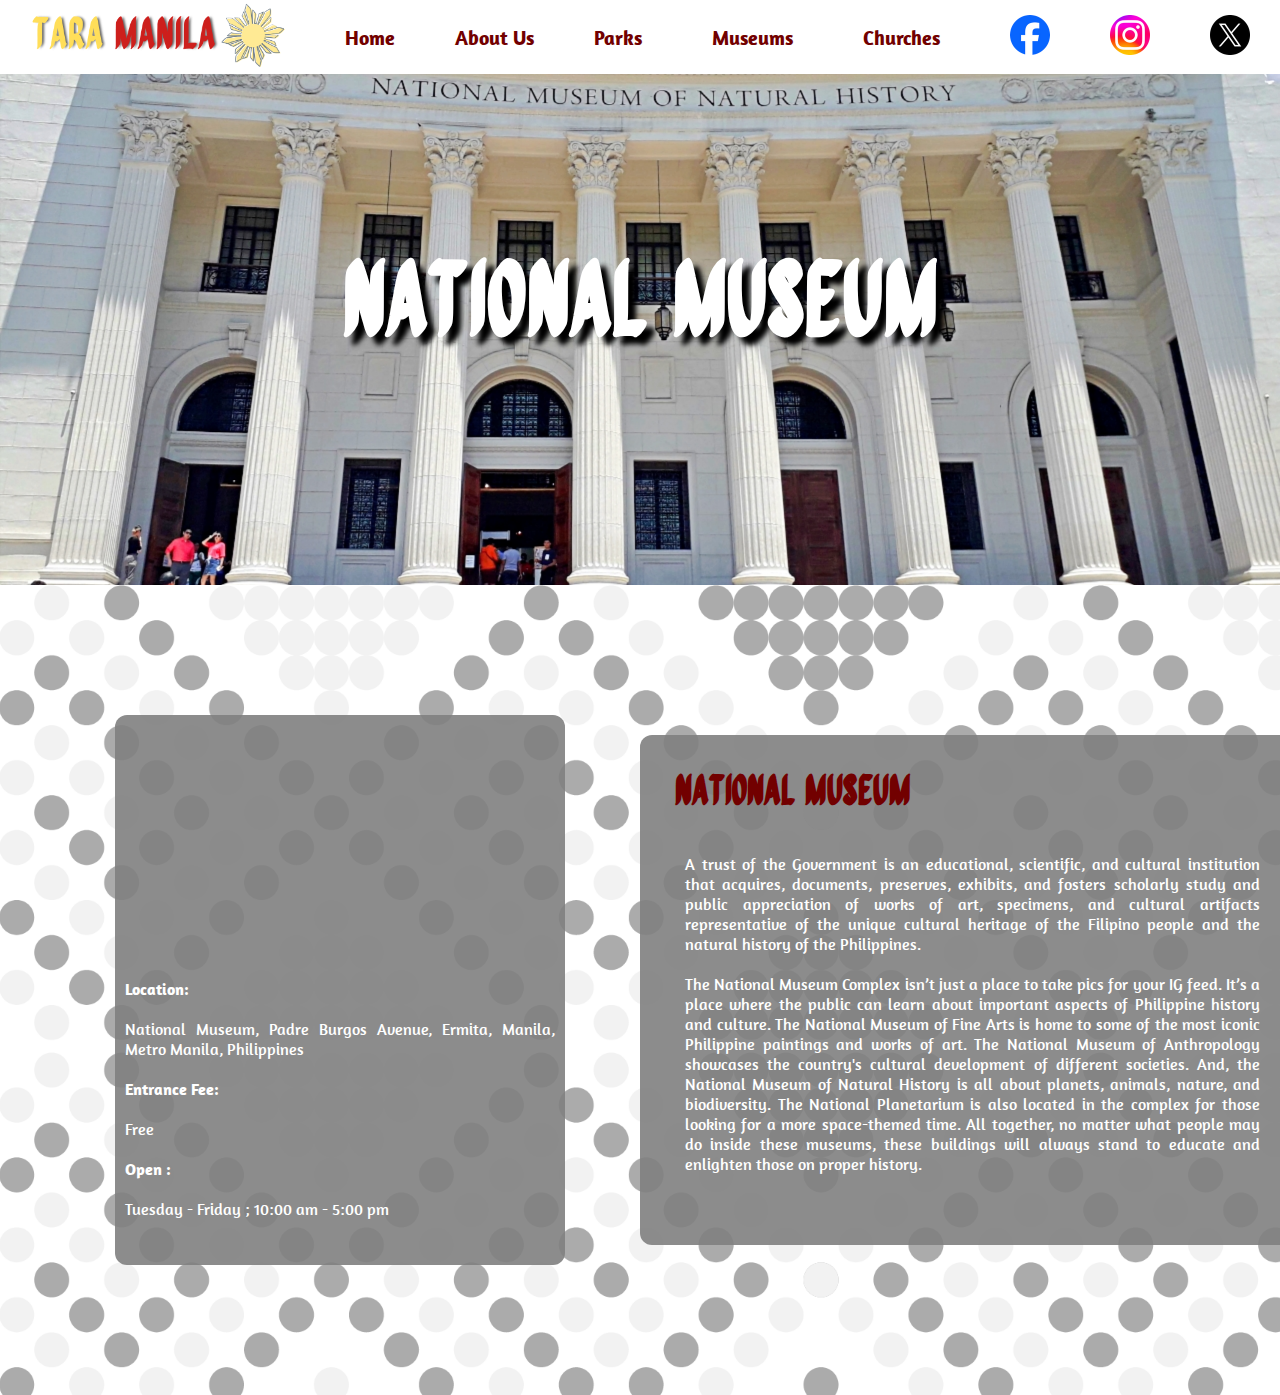
<file: CONTENT/NationalMus.html>
<!DOCTYPE html>
<html lang="en">
<head>
    <meta charset="UTF-8">
    <meta name="viewport" content="width=device-width, initial-scale=1.0">
    <title>TaraManila | National Museum</title>
    <link rel="icon" href="../IMAGES/mnl logo.png">
    <link rel="stylesheet" href="../mnlstyle.css"> 
    <link rel="preconnect" href="https://fonts.googleapis.com">
    <link rel="preconnect" href="https://fonts.gstatic.com" crossorigin>
    <link href="https://fonts.googleapis.com/css2?family=Cedarville+Cursive&display=swap" rel="stylesheet">
    <link rel="stylesheet" href="https://cdnjs.cloudflare.com/ajax/libs/font-awesome/6.5.2/css/all.min.css" integrity="sha512-SnH5WK+bZxgPHs44uWIX+LLJAJ9/2PkPKZ5QiAj6Ta86w+fsb2TkcmfRyVX3pBnMFcV7oQPJkl9QevSCWr3W6A==" crossorigin="anonymous" referrerpolicy="no-referrer" />
    <link rel="preconnect" href="https://fonts.gstatic.com" crossorigin>
    <link href="https://fonts.googleapis.com/css2?family=Agbalumo&family=Amaranth:ital,wght@0,400;0,700;1,400;1,700&family=Comic+Neue&display=swap" rel="stylesheet">
<style>
    @font-face {
    font-family: myFont;
    src: url(/quiapo.ttf);
    }
    *{
    font-family: 'Amaranth', cursive;
}

    #first_box{
        background-color:rgba(128, 128, 128,0.9);
        position: absolute;
        left: 9%;
        width: 450px;
        height: 550px;
        border-radius: 12px;
    }


    .first_{
        font-family:'Comic Neue', cursive ;
    }

    #second_box{
        background-color:rgba(128, 128, 128,0.9);
        position: absolute;
        left: 50%;
        width: 655px;
        height: 500px;
        border-radius: 12px;
        padding: 5px;
    }

    .second_{
        font-family: 'Comic Neue', cursive;
        padding: 30px;
    }

    p{
        text-align: justify;
        padding-bottom: 10px;
        padding-left: 10px;
        color: rgb(255, 255, 255);
    }

    h1{
        font-family: myFont;
        text-align: center;
        padding-top:250px;
        color: rgb(255, 255, 255);
        font-size: 100px;
        text-shadow: 8px 8px 5px black;
    }
    h2{
        font-family: myFont;
        font-size: 40px;
        text-align: left;
        padding-bottom: 30px;
        font-weight: bold;
        color: rgb(114, 0, 0);
    }

    .content_1{
        background-image: url("../IMAGES/content-bg.png");
        height: 90vh;
        background-size: cover;
        background-position: center;
        padding:0 80px;
        display: flex;
        flex-direction: column;
        justify-content: center;
    }
    #pic{
        background-image: url("../IMAGES/natmuhis.png");
        height: 65vh;
        background-size: cover;
        background-position: center;
    }

</style>
</head>
<body>
    <section id="header">
        <a href="../index.html#content"><img src="../IMAGES/taramanila.png" class="logo"></a>
        <div>
            <ul id="navbar">
                <li>
                    <a href="../index.html#content"><b>Home</b></a>
                </li>
                <li>
                    <a href="../index.html#part1"><b>About Us</b></a> 
                </li>
                <li>
                    <a href="../index.html#contentp"><b>Parks</b></a>
                    <div class = "dropdown">
                        <button><i class="fa-solid fa-caret-down"></i></button>
                        <div class = "options">
                            <a href="../CONTENT/RizalPark.html">Rizal Park</a>
                            <a href="../CONTENT/ManilaBaywalk.html">Manila Baywalk</a>
                            <a href="../CONTENT/FortSantiag.html">Fort Santiago</a>
                        </div>
                    </div>
                </li>
                <li>
                    <a href="../index.html#contentm"><b>Museums</b></a>
                    <div class = "dropdown">
                        <button><i class="fa-solid fa-caret-down"></i></button>
                        <div class = "options">
                            <a href="../CONTENT/NationalMus.html">National Museum</a>
                            <a href="../CONTENT/MuseoSanAgus.html">Museo San Agustin</a>
                            <a href="../CONTENT/BahayTis.html">Bahay Tsinoy</a>
                        </div>
                    </div>
                </li>
                <li>
                    <a href="../index.html#contentc"><b>Churches</b></a>
                    <div class = "dropdown">
                        <button><i class="fa-solid fa-caret-down"></i></button>
                        <div class = "options">
                            <a href="../CONTENT/QuiapoChur.html">Quiapo Church</a>
                            <a href="../CONTENT/ManilaCathed.html">Manila Cathedral</a>
                            <a href="../CONTENT/BinondoChur.html">Binondo</a>
                        </div>
                    </div>
                </li>
                <li>
                    <a href="https://www.facebook.com/"><img src="../IMAGES/fbicon.png"  id="fb" width="40" height="40"></a>
                </li>
                <li>
                    <a href="https://www.instagram.com/"><img src="../IMAGES/igicon.png" id="ig" width="40" height="40"></a>
                </li>
                <li>
                    <a href="https://twitter.com/?lang=en"><img src="../IMAGES/xicon.png" id="x" width="40" height="40"></a>
                </li>
            </ul>
        </div>
    </section>
    <section id ="pic">
        <h1>
            National Museum
        </h1>
    </section>
    <section class="content_1">
        <div id = "first_box">
            <div class ="first_">
                <iframe
                    width="450"
                    height="250"
                    
                    frameborder="0" style="border:0"
                    referrerpolicy="no-referrer-when-downgrade"
                    src="https://www.google.com/maps/embed?pb=!1m18!1m12!1m3!1d3864.741834808431!2d120.9805552143562!3d14.582005099999998!2m3!1f0!2f0!3f0!3m2!1i1024!2i768!4f13.1!3m3!1m2!1s0x3397a1a2e1e1421f%3A0x5b0d3f884a8e198a!2sNational%20Museum%20of%20Fine%20Arts!5e0!3m2!1sen!2sph!4v1632358655860!5m2!1sen!2sph"
                    allowfullscreen>
                </iframe>
            </div>
            <div>
                <p style="font-weight: bold;">
                    Location:
                </p>
                <p>
                    National Museum, Padre Burgos Avenue, Ermita, Manila, Metro Manila, Philippines
                </p>
                <P style="font-weight: bold;">
                    Entrance Fee: 
                </P>
                <p>
                    Free
                </p>
                <p style="font-weight: bold;">
                    Open :
                </p>
                <p>
                    Tuesday - Friday ; 10:00 am - 5:00 pm
                </p>
            </div>
        </div>
        <div id = "second_box">
            <div class = "second_">
                <h2>
                    NATIONAL MUSEUM
                </h2>
                <p>
                    A trust of the Government is an educational, scientific, and cultural institution that acquires, documents, preserves, exhibits, and fosters scholarly study and public appreciation of works of art, specimens, and cultural artifacts representative of the unique cultural heritage of the Filipino people and the natural history of the Philippines.
                </p>
                <p>
                    The National Museum Complex isn’t just a place to take pics for your IG feed. It’s a place where the public can learn about important aspects of Philippine history and culture. The National Museum of Fine Arts is home to some of the most iconic 
                    Philippine paintings and works of art. The National Museum of Anthropology showcases the country's cultural development of different societies. And, the National Museum of Natural History is all about planets, animals, nature, and biodiversity. The National Planetarium is also located in the complex for those looking for a more space-themed time. All together, no matter what people may do inside these museums, these buildings will always stand to educate and enlighten those on proper history.
                </p>

              
            </div>
        </div>
    </section>
</body>
</html>
</file>
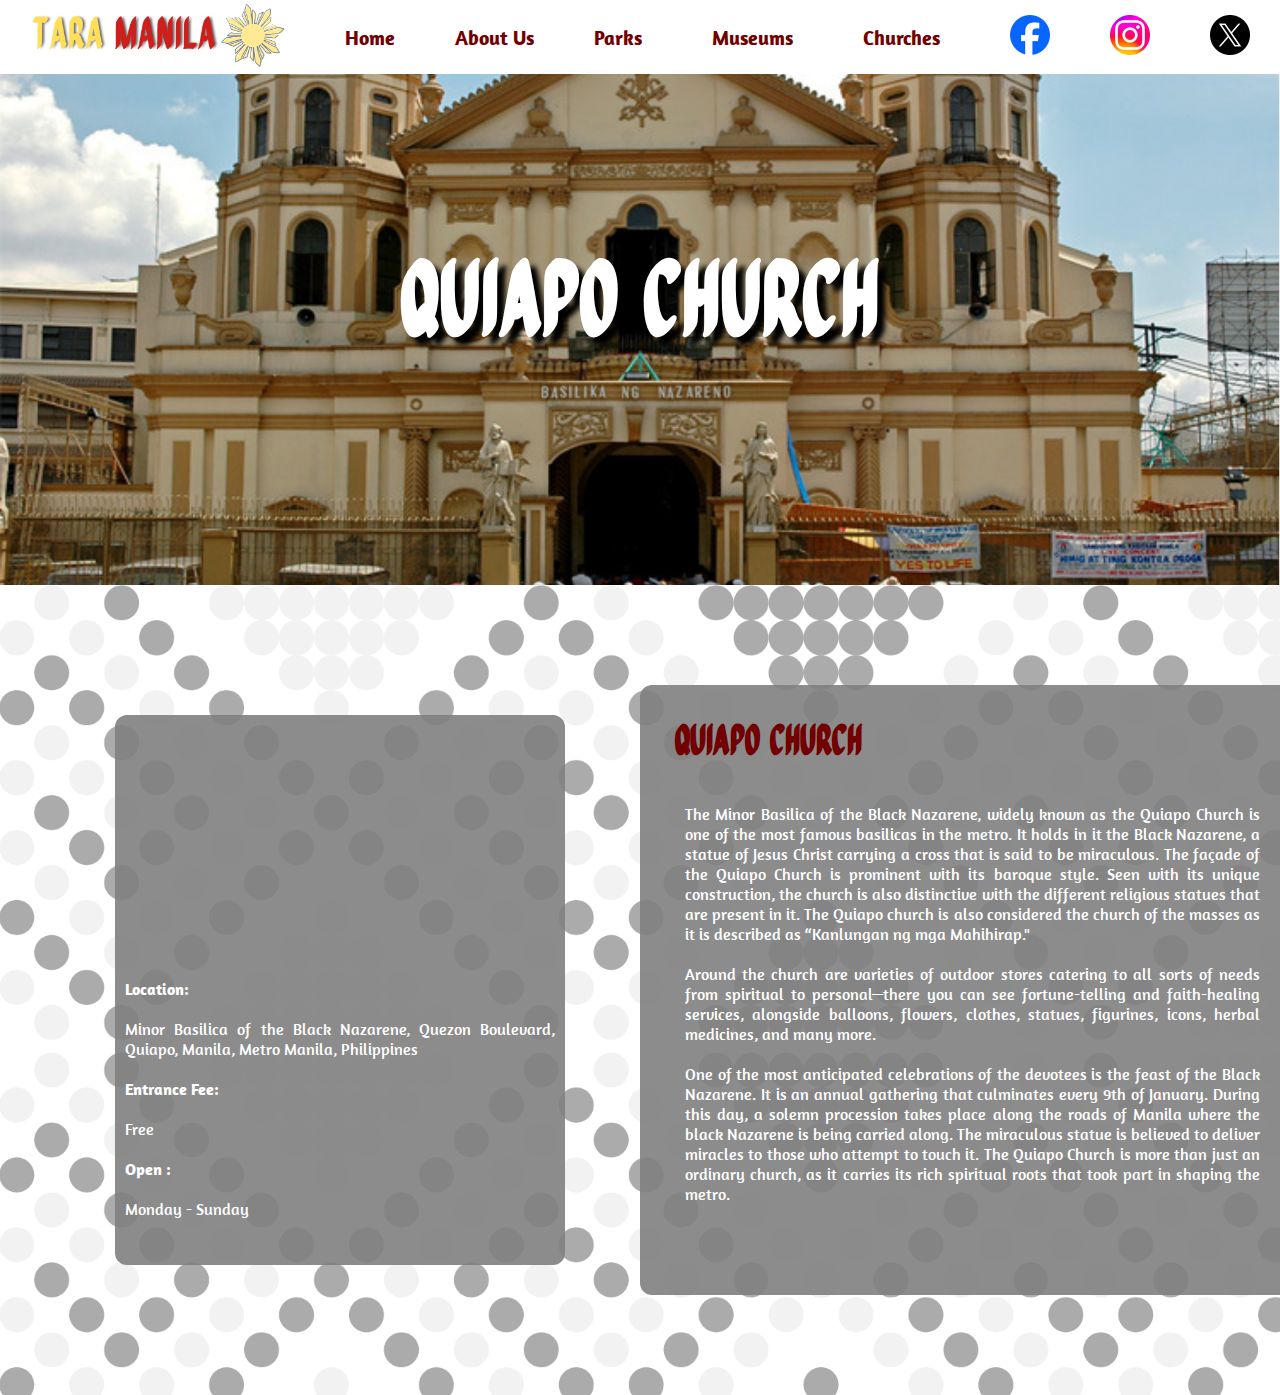
<file: CONTENT/QuiapoChur.html>
<!DOCTYPE html>
<html lang="en">
<head>
    <meta charset="UTF-8">
    <meta name="viewport" content="width=device-width, initial-scale=1.0">
    <title>TaraManila | Quiapo Church</title>
    <link rel="icon" href="../IMAGES/mnl logo.png">
    <link rel="stylesheet" href="../mnlstyle.css"> 
    <link rel="preconnect" href="https://fonts.googleapis.com">
    <link rel="preconnect" href="https://fonts.gstatic.com" crossorigin>
    <link href="https://fonts.googleapis.com/css2?family=Cedarville+Cursive&display=swap" rel="stylesheet">
    <link rel="stylesheet" href="https://cdnjs.cloudflare.com/ajax/libs/font-awesome/6.5.2/css/all.min.css" integrity="sha512-SnH5WK+bZxgPHs44uWIX+LLJAJ9/2PkPKZ5QiAj6Ta86w+fsb2TkcmfRyVX3pBnMFcV7oQPJkl9QevSCWr3W6A==" crossorigin="anonymous" referrerpolicy="no-referrer" />
    <link rel="preconnect" href="https://fonts.gstatic.com" crossorigin>
    <link href="https://fonts.googleapis.com/css2?family=Agbalumo&family=Amaranth:ital,wght@0,400;0,700;1,400;1,700&family=Comic+Neue&display=swap" rel="stylesheet">
<style>
@font-face {
    font-family: myFont;
    src: url(/quiapo.ttf);
    }
    *{
    font-family: 'Amaranth', cursive;
}
    h1{
        font-family: myFont;
        text-align: center;
        padding-top: 250px;
        color: rgb(255, 255, 255);
        font-size: 100px;
        text-shadow: 8px 8px 5px black;
    }
    h2{
        font-family: myFont;
        font-size: 40px;
        text-align: left;
        padding-bottom: 30px;
        font-weight: bold;
        color: rgb(114, 0, 0);
    }
    #first_box{
        background-color:rgba(128, 128, 128,0.9);
        position: absolute;
        left: 9%;
        width: 450px;
        height: 550px;
        border-radius: 12px;
    }


    .first_{
        font-family:'Comic Neue', cursive ;
    }

    #second_box{
        background-color:rgba(128, 128, 128,0.9);
        position: absolute;
        left: 50%;
        width: 655px;
        height: 600px;
        border-radius: 12px;
        padding: 5px;
    }

    .second_{
        font-family: 'Comic Neue', cursive;
        padding: 30px;
    }

    p{
        text-align: justify;
        padding-bottom: 10px;
        padding-left: 10px;
        color: rgb(255, 255, 255);
    }

    h2{
        text-align: left;
        font-weight: bold;
        color: rgb(114, 0, 0);
    }

    .content_1{
        background-image: url("../IMAGES/content-bg.png");
        height: 90vh;
        background-size: cover;
        background-position: center;
        padding:0 80px;
        display: flex;
        flex-direction: column;
        justify-content: center;
    }
    #pic{
        background-image: url("../IMAGES/quiapochurch.png");
        height: 65vh;
        background-size: cover;
        background-position: center;
    }


</style>
</head>
<body>
    <section id="header">
        <a href="../index.html#content"><img src="../IMAGES/taramanila.png" class="logo"></a>
        <div>
            <ul id="navbar">
                <li>
                    <a href="../index.html#content"><b>Home</b></a>
                </li>
                <li>
                    <a href="../index.html#part1"><b>About Us</b></a> 
                </li>
                <li>
                    <a href="../index.html#contentp"><b>Parks</b></a>
                    <div class = "dropdown">
                        <button><i class="fa-solid fa-caret-down"></i></button>
                        <div class = "options">
                            <a href="../CONTENT/RizalPark.html">Rizal Park</a>
                            <a href="../CONTENT/ManilaBaywalk.html">Manila Baywalk</a>
                            <a href="../CONTENT/FortSantiag.html">Fort Santiago</a>
                        </div>
                    </div>
                </li>
                <li>
                    <a href="../index.html#contentm"><b>Museums</b></a>
                    <div class = "dropdown">
                        <button><i class="fa-solid fa-caret-down"></i></button>
                        <div class = "options">
                            <a href="../CONTENT/NationalMus.html">National Museum</a>
                            <a href="../CONTENT/MuseoSanAgus.html">Museo San Agustin</a>
                            <a href="../CONTENT/BahayTis.html">Bahay Tsinoy</a>
                        </div>
                    </div>
                </li>
                <li>
                    <a href="../index.html#contentc"><b>Churches</b></a>
                    <div class = "dropdown">
                        <button><i class="fa-solid fa-caret-down"></i></button>
                        <div class = "options">
                            <a href="../CONTENT/QuiapoChur.html">Quiapo Church</a>
                            <a href="../CONTENT/ManilaCathed.html">Manila Cathedral</a>
                            <a href="../CONTENT/BinondoChur.html">Binondo</a>
                        </div>
                    </div>
                </li>
                <li>
                    <a href="https://www.facebook.com/"><img src="../IMAGES/fbicon.png"  id="fb" width="40" height="40"></a>
                </li>
                <li>
                    <a href="https://www.instagram.com/"><img src="../IMAGES/igicon.png" id="ig" width="40" height="40"></a>
                </li>
                <li>
                    <a href="https://twitter.com/?lang=en"><img src="../IMAGES/xicon.png" id="x" width="40" height="40"></a>
                </li>
            </ul>
        </div>
    </section>
    <section id ="pic">
        <h1>
            QUIAPO CHURCH
        </h1>
    </section>
    <section class="content_1">
        <div id = "first_box">
            <div class ="first_">
                <iframe
                    width="450"
                    height="250"
                    
                    frameborder="0" style="border:0"
                    referrerpolicy="no-referrer-when-downgrade"
                    src="https://www.google.com/maps/embed?pb=!1m18!1m12!1m3!1d3861.009713080187!2d120.97905173659159!3d14.598522346066412!2m3!1f0!2f0!3f0!3m2!1i1024!2i768!4f13.1!3m3!1m2!1s0x3397ca1cec40b759%3A0xedb40f113ff27d4a!2sMinor%20Basilica%20of%20the%20Black%20Nazarene!5e0!3m2!1sen!2sph!4v1713922451884!5m2!1sen!2sph"
                    allowfullscreen>
                </iframe>
            </div>
            <div>
                <p style="font-weight: bold;">
                    Location:
                </p>
                <p>
                    Minor Basilica of the Black Nazarene, Quezon Boulevard, Quiapo, Manila, Metro Manila, Philippines
                </p>
                <P style="font-weight: bold;">
                    Entrance Fee: 
                </P>
                <p>
                    Free
                </p>
                <p style="font-weight: bold;">
                    Open :
                </p>
                <p>
                    Monday - Sunday 
                </p>
            </div>
        </div>
        <div id = "second_box">
            <div class = "second_">
                <h2>
                    QUIAPO CHURCH
                </h2>
                <p>
                    The Minor Basilica of the Black Nazarene, widely known as the Quiapo Church is one of the most famous basilicas in the metro. It holds in it the Black Nazarene, a statue of Jesus Christ carrying a cross that is said to be miraculous. The façade of the Quiapo Church is prominent with its baroque style. Seen with its unique construction, the church is also distinctive with the different religious statues that are present in it. The Quiapo church is also considered the church of the masses as it is described as “Kanlungan ng mga Mahihirap."
                </p>
                <p>
                    Around the church are varieties of outdoor stores catering to all sorts of needs from spiritual to personal—there you can see fortune-telling and faith-healing services, alongside balloons, flowers, clothes, statues, figurines, icons, herbal medicines, and many more.
                </p>
                <P>
                    One of the most anticipated celebrations of the devotees is the feast of the Black Nazarene. It is an annual gathering that culminates every 9th of January. During this day, a solemn procession takes place along the roads of Manila where the black Nazarene is being carried along. The miraculous statue is believed to deliver miracles to those who attempt to touch it. The Quiapo Church is more than just an ordinary church, as it carries its rich spiritual roots that took part in shaping the metro.
                </P>

              
            </div>
        </div>
    </section>
</body>
</html>
</file>
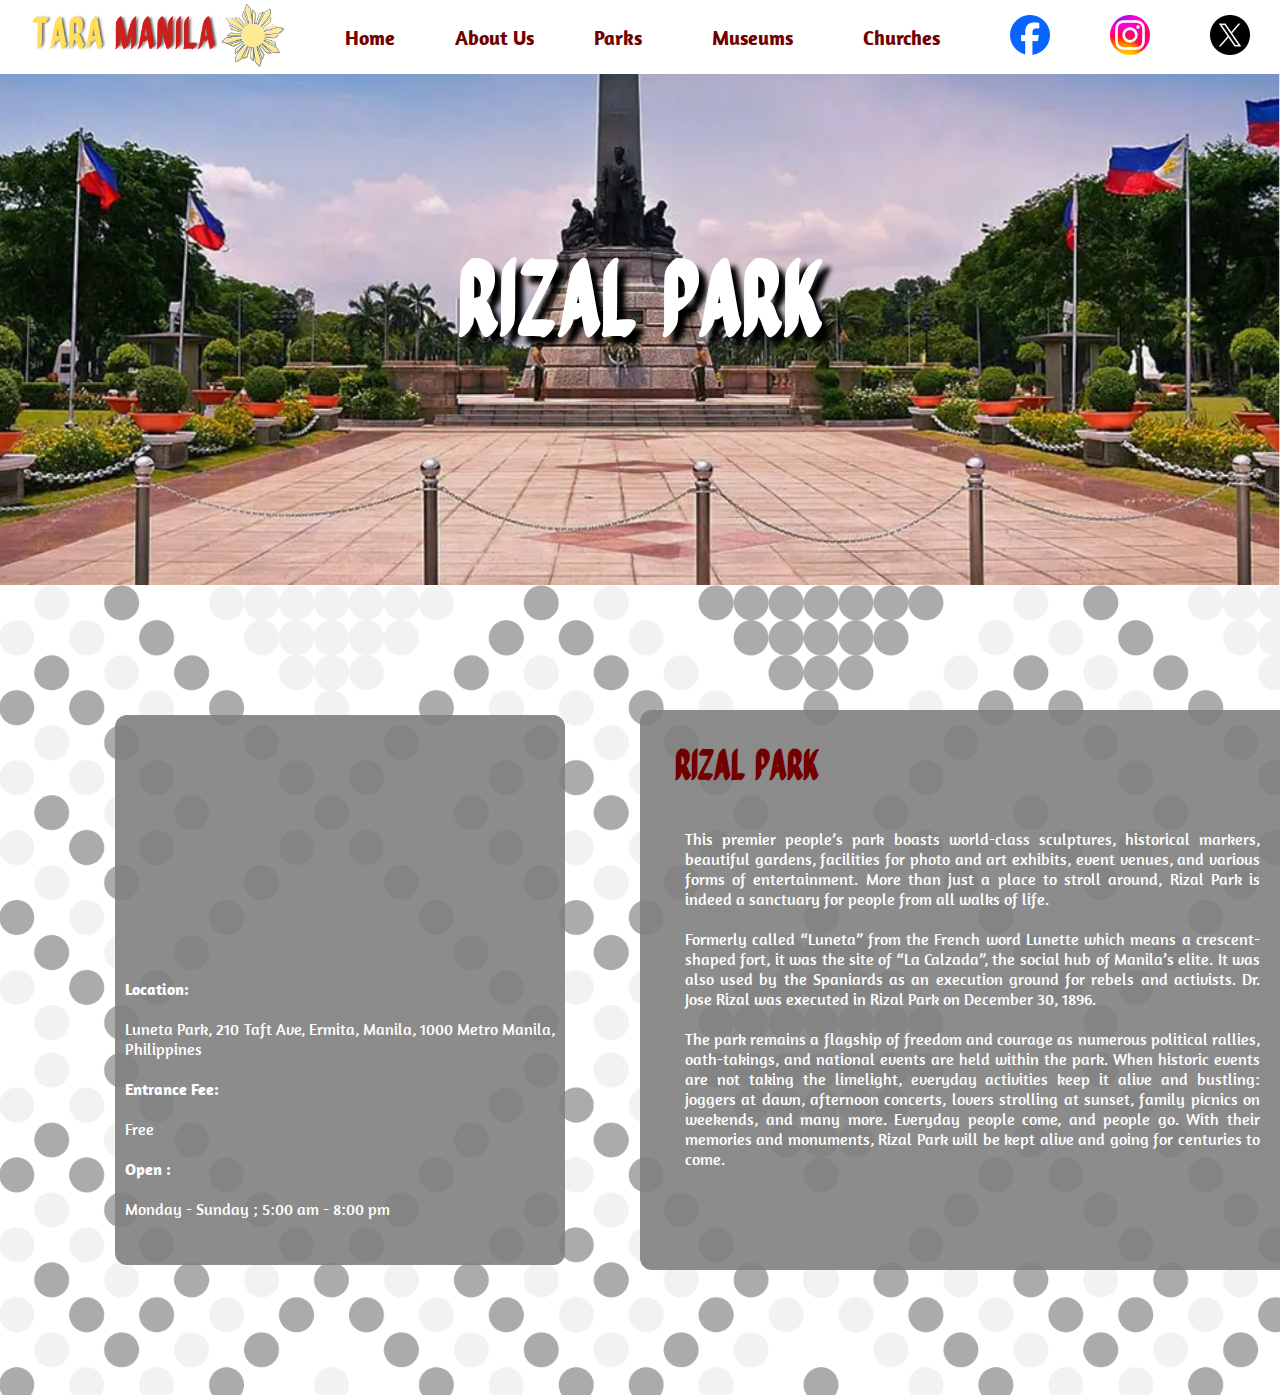
<file: CONTENT/RizalPark.html>
<!DOCTYPE html>
<html lang="en">
<head>
    <meta charset="UTF-8">
    <meta name="viewport" content="width=device-width, initial-scale=1.0">
    <title>TaraManila | Rizal Park</title>
    <link rel="icon" href="../IMAGES/mnl logo.png">
    <link rel="stylesheet" href="../mnlstyle.css"> 
    <link rel="preconnect" href="https://fonts.googleapis.com">
    <link rel="preconnect" href="https://fonts.gstatic.com" crossorigin>
    <link href="https://fonts.googleapis.com/css2?family=Cedarville+Cursive&display=swap" rel="stylesheet">
    <link rel="stylesheet" href="https://cdnjs.cloudflare.com/ajax/libs/font-awesome/6.5.2/css/all.min.css" integrity="sha512-SnH5WK+bZxgPHs44uWIX+LLJAJ9/2PkPKZ5QiAj6Ta86w+fsb2TkcmfRyVX3pBnMFcV7oQPJkl9QevSCWr3W6A==" crossorigin="anonymous" referrerpolicy="no-referrer" />
    <link rel="preconnect" href="https://fonts.gstatic.com" crossorigin>
    <link href="https://fonts.googleapis.com/css2?family=Agbalumo&family=Amaranth:ital,wght@0,400;0,700;1,400;1,700&family=Comic+Neue&display=swap" rel="stylesheet">
<style>
@font-face {
    font-family: myFont;
    src: url(/quiapo.ttf);
    }
    *{
    font-family: 'Amaranth', cursive;
}

    h1{
        font-family: myFont;
        text-align: center;
        padding-top:250px;
        color: rgb(255, 255, 255);
        font-size: 100px;
        text-shadow: 8px 8px 5px black;
    }
    h2{
        font-family: myFont;
        font-size: 40px;
        text-align: left;
        padding-bottom: 30px;
        font-weight: bold;
        color: rgb(114, 0, 0);
    }
    #first_box{
        background-color:rgba(128, 128, 128,0.9);
        position: absolute;
        left: 9%;
        width: 450px;
        height: 550px;
        border-radius: 12px;
    }


    .first_{
        font-family:'Comic Neue', cursive ;
    }

    #second_box{
        background-color:rgba(128, 128, 128,0.9);
        position: absolute;
        left: 50%;
        width: 655px;
        height: 550px;
        border-radius: 12px;
        padding: 5px;
    }

    .second_{
        font-family: 'Comic Neue', cursive;
        padding: 30px;
    }

    p{
        text-align: justify;
        padding-bottom: 10px;
        padding-left: 10px;
        color: rgb(255, 255, 255);
    }

    .content_1{
        background-image: url("../IMAGES/content-bg.png");
        height: 90vh;
        background-size: cover;
        background-position: center;
        padding:0 80px;
        display: flex;
        flex-direction: column;
        justify-content: center;
    }
    #pic{
        background-image: url("../IMAGES/rizalprk.png");
        height: 65vh;
        background-size: cover;
        background-position: center;
    }

</style>
</head>
<body>
    <section id="header">
        <a href="../index.html#content"><img src="../IMAGES/taramanila.png" class="logo"></a>
        <div>
            <ul id="navbar">
                <li>
                    <a href="../index.html#content"><b>Home</b></a>
                </li>
                <li>
                    <a href="../index.html#part1"><b>About Us</b></a> 
                </li>
                <li>
                    <a href="../index.html#contentp"><b>Parks</b></a>
                    <div class = "dropdown">
                        <button><i class="fa-solid fa-caret-down"></i></button>
                        <div class = "options">
                            <a href="../CONTENT/RizalPark.html">Rizal Park</a>
                            <a href="../CONTENT/ManilaBaywalk.html">Manila Baywalk</a>
                            <a href="../CONTENT/FortSantiag.html">Fort Santiago</a>
                        </div>
                    </div>
                </li>
                <li>
                    <a href="../index.html#contentm"><b>Museums</b></a>
                    <div class = "dropdown">
                        <button><i class="fa-solid fa-caret-down"></i></button>
                        <div class = "options">
                            <a href="../CONTENT/NationalMus.html">National Museum</a>
                            <a href="../CONTENT/MuseoSanAgus.html">Museo San Agustin</a>
                            <a href="../CONTENT/BahayTis.html">Bahay Tsinoy</a>
                        </div>
                    </div>
                </li>
                <li>
                    <a href="../index.html#contentc"><b>Churches</b></a>
                    <div class = "dropdown">
                        <button><i class="fa-solid fa-caret-down"></i></button>
                        <div class = "options">
                            <a href="../CONTENT/QuiapoChur.html">Quiapo Church</a>
                            <a href="../CONTENT/ManilaCathed.html">Manila Cathedral</a>
                            <a href="../CONTENT/BinondoChur.html">Binondo</a>
                        </div>
                    </div>
                </li>
                <li>
                    <a href="https://www.facebook.com/"><img src="../IMAGES/fbicon.png"  id="fb" width="40" height="40"></a>
                </li>
                <li>
                    <a href="https://www.instagram.com/"><img src="../IMAGES/igicon.png" id="ig" width="40" height="40"></a>
                </li>
                <li>
                    <a href="https://twitter.com/?lang=en"><img src="../IMAGES/xicon.png" id="x" width="40" height="40"></a>
                </li>
            </ul>
        </div>
    </section>
    <section id ="pic">
        <h1>
            Rizal Park
        </h1>
    </section>
    <section class="content_1">
        <div id = "first_box">
            <div class ="first_">
                <iframe
                    width="450"
                    height="250"
                    
                    frameborder="0" style="border:0"
                    referrerpolicy="no-referrer-when-downgrade"
                    src="https://www.google.com/maps/embed?pb=!1m18!1m12!1m3!1d247122.44728236223!2d120.69029758671876!3d14.582644599999993!2m3!1f0!2f0!3f0!3m2!1i1024!2i768!4f13.1!3m3!1m2!1s0x3397ca255e7e133f%3A0xb72a3487b6759a32!2sRizal%20Park!5e0!3m2!1sen!2sph!4v1713921182278!5m2!1sen!2sph"
                    allowfullscreen>
                </iframe>
            </div>
            <div>
                <p style="font-weight: bold;">
                    Location:
                </p>
                <p>
                    Luneta Park, 210 Taft Ave, Ermita, Manila, 1000 Metro Manila, Philippines
                </p>
                <P style="font-weight: bold;">
                    Entrance Fee: 
                </P>
                <p>
                    Free
                </p>
                <p style="font-weight: bold;">
                    Open :
                </p>
                <p>
                    Monday - Sunday ; 5:00 am - 8:00 pm

                </p>
            </div>
        </div>
        <div id = "second_box">
            <div class = "second_">
                <h2>
                    RIZAL PARK
                </h2>
                <p>
                    This premier people’s park boasts world-class sculptures, historical markers, beautiful gardens, facilities for photo and art exhibits, event venues, and various forms of entertainment. More than just a place to stroll around, Rizal Park is indeed a sanctuary for people from all walks of life.
                </p>
                <p>
                    Formerly called “Luneta” from the French word Lunette which means a crescent-shaped fort, it was the site of “La Calzada”, the social hub of Manila’s elite. It was also used by the Spaniards as an execution ground for rebels and activists. Dr. Jose Rizal was executed in Rizal Park on December 30, 1896.
                </p>
                <p>
                    The park remains a flagship of freedom and courage as numerous political rallies, oath-takings, and national events are held within the park. When historic events are not taking the limelight, everyday activities keep it alive and bustling: joggers at dawn, afternoon concerts, lovers strolling at sunset, family picnics on weekends, and many more. Everyday people come, and people go. With their memories and monuments, Rizal Park will be kept alive and going for centuries to come.

                </p>
              
            </div>
        </div>
    </section>
</body>
</html>
</file>
<file: mnlstyle.css>
* {
    margin:0;
    padding:0;
    font-family: 'Amaranth', cursive;
    scroll-behavior: smooth;
}
@font-face {
    font-family: myFont;
    src: url(quiapo.ttf);
}

.logo {
    height: 70px ;
    margin-left: 30px;
    transition: 0.5s;
}

.logo:hover{
    transform:scale(1.1);
}

#header {
    display: flex;
    align-items: center;
    justify-content: space-between;
    padding: 30px, 80px;
    background-color: rgb(255, 255, 255);
    position: fixed;
    top: 0;
    width: 100%;
    z-index: 1000;
}

#navbar {
    display: flex;
    align-items: center;
    justify-content: center;
}

#navbar li{
    display: flex;
    list-style: none;
    padding: 0 30px;
    font-size: 20px;
}

#navbar a{
    text-decoration: none;
    color: rgb(114, 0, 0);
    transition: 0.3s;
}

#navbar li a:hover,
#navbar li a.active {
    color:rgb(255, 230, 0);
    font-weight:bold;
}

i{
    color: rgb(114, 0, 0);
}

button {
    background-color: white;
    cursor: pointer;
    border: none;
    padding-left: 10px;
}

.dropdown a{
    display:block;
    color: rgb(114, 0, 0);
    text-decoration: none;
    padding: 10px 15px;
}

.dropdown .options{
    background-color: white;
    position: absolute;
    min-width: 100px;
    box-shadow: 2px 2px 5px black;
    display: none;
}

.dropdown:hover .options{
    display: block;
}

#fb, #ig, #x{
    transition: 0.5s;
}

#fb:hover,
#ig:hover,
#x:hover{
    transform: scale(1.2);
}

#content {
    background-image: url("IMAGES/titlepagebg.jpg");
    min-height: 100vh;
    background-size: cover;
    background-position: center;
    padding:0 80px;
    display: flex;
    flex-direction: column;
    justify-content: center;
    align-items: center;
}


#description{
    color:white;
    text-shadow: 8px 8px 5px black;
    font-family: "Cedarville Cursive", cursive;
    font-size: 70px;
    font-weight: 400;
    font-style: normal;
}

#contentp {
    background-image: url("IMAGES/parkaboutbg.png");
    min-height: 100vh;
    background-size: cover;
    background-position: center;
    padding:0 80px;
    display: flex;
    justify-content: center;
}

#contentm {
    background-image: url("IMAGES/aboutbgmus.png");
    min-height: 100vh;
    background-size: cover;
    background-position: center;
    padding:0 80px;
    display: flex;
    justify-content: center;
}

#contentc {
    background-image: url("IMAGES/churchaboutbg.png");
    min-height: 100vh;
    background-size: cover;
    background-position: center;
    padding:0 80px;
    display: flex;
    justify-content: center;
}

h1 {
    font-family: myFont;
    text-align: center;
    color: white;
    font-size: 35px;
}

.navbox1 {
    display: flex;
    background-color: #233849;
    flex-direction: column;
    width: 300px;
    height: 500px;
    justify-content: space-around;
    margin-top: 80px;
    margin-right: 50px;
    border-radius:15px; 
    background-color: rgba(35, 56, 73, 0.7);
    text-align: center;
    align-items: center;
    transition: 0.5s;
  }

  .navbox1:hover {
    transform: scale(1.1);
  }

.navbox2 {
    display: flex;
    justify-content: space-around;
    flex-direction: column;
    width: 300px;
    height: 500px;
    background-color: rgba(35, 56, 73, 0.7);
    border-radius:15px; 
    margin-top: 80px;
    margin-right: 50px;
    text-align: center;
    align-items: center;
    transition: 0.5s;
  }

  .navbox2:hover {
    transform: scale(1.1);
  }

.navbox3 {
    display: flex;
    justify-content: space-around;
    flex-direction: column;
    width: 300px;
    height: 500px;
    margin-top: 80px;
    border-radius:15px; 
    background-color: rgba(35, 56, 73, 0.7);
    text-align: center;
    align-items: center;
    transition: 0.5s;
  }

  .navbox3:hover {
    transform: scale(1.1);
  }


#aboutpic {
    width: 250px; 
    height: 189.4px;
    border-radius:15px;
    justify-content: center;
    padding: 30px;
    border-radius: 50px;
}

p {
    color: white;
    text-align: justify;
    padding: 10px;
}

#seemore {
    font-size: 20px;
    border-radius: 8px;
    width: 150px;
    margin-bottom: 15px;
    font-weight: bold;
    display: inline-block;
    padding: 10px 20px;
    background-color: #ffffff;
    color: #000000; 
    text-decoration: none; 
    border: none;
    cursor: pointer;
}

#seemore:hover{
    color: white;
    background-color: black;
}

#aboutus{
    background-image: url("IMAGES/titlepagebg.jpg");
    min-height: 100vh;
    background-size: cover;
    background-position: center;
    display: flex;
    flex-direction: column;
    justify-content: center;
}

#part1 {
    margin-top: 90px;
    margin-bottom: 10px;
}

.card-container{
    display: flex;
    justify-content: center;
    flex-wrap: wrap;
    gap: 50px;
}
.card{
    width: 350px;
    background-color:dimgrey;
    border-radius: 10px;
    box-shadow: 0px 2px 4px rgba(0, 0, 0.2);
    transition: transform 0.6s ease;
}
.card:hover{
    transform: translateY(-20px);
}
.card-content{
    padding: 20px;
}

.card-content p{
    font-size: 15px;
    color: white;
    margin-bottom: 20px;
 }
 
 .Profile-container{
     width:100%;
     margin: auto;
     display: flex;
     flex-wrap: wrap;
     justify-content: center;
     align-items: flex-start;

 }
 
 .Profile-card{
     display: flex;
     flex-direction: column;
     align-items: center;
     padding: 30px;
     background-color:slategrey;
     border-radius: 10px;
     box-shadow: 0px 4px 8px rgba(0, 0, 0, 0.1);
     margin: 20px;
     width: 100px;
     height: 200px;
 }
 .Profile-card:hover{
     transform: translateY(-5px);
     background-color:lightgray;
 }
 .Profile-img{
    overflow: hidden;
     border-radius: 50%;
     height:50%;
    margin-bottom: 8px;
 }
 .Profile-img img{
     height: 100px;
     width: 100px;
 }
 .Profile-info h4{
     font-size: 15px;
     text-align: center;
 }
 .Profile-info p{
     font-size: 13px;
     color:darkslategrey;
     text-align: center;
 }
 .social-icons{
     margin-top: 10px;
     text-align: center;
 }
 .social-icons a{
     color:mediumseagreen;
     font-size: 19px;
     margin-right: 8px;
 }
 .social-icons a:hover{
     color: blue;
 }
 @media screen and (max-width: 768px) {
    #contentc, #aboutus {
        padding: 0 20px; 
    }
    .card {
        width: 100%; 
    }
}
 #footer{
    margin-top: 30px;
    background-color: slategrey;
    color:white;
    padding:10px;
 }
</file>
